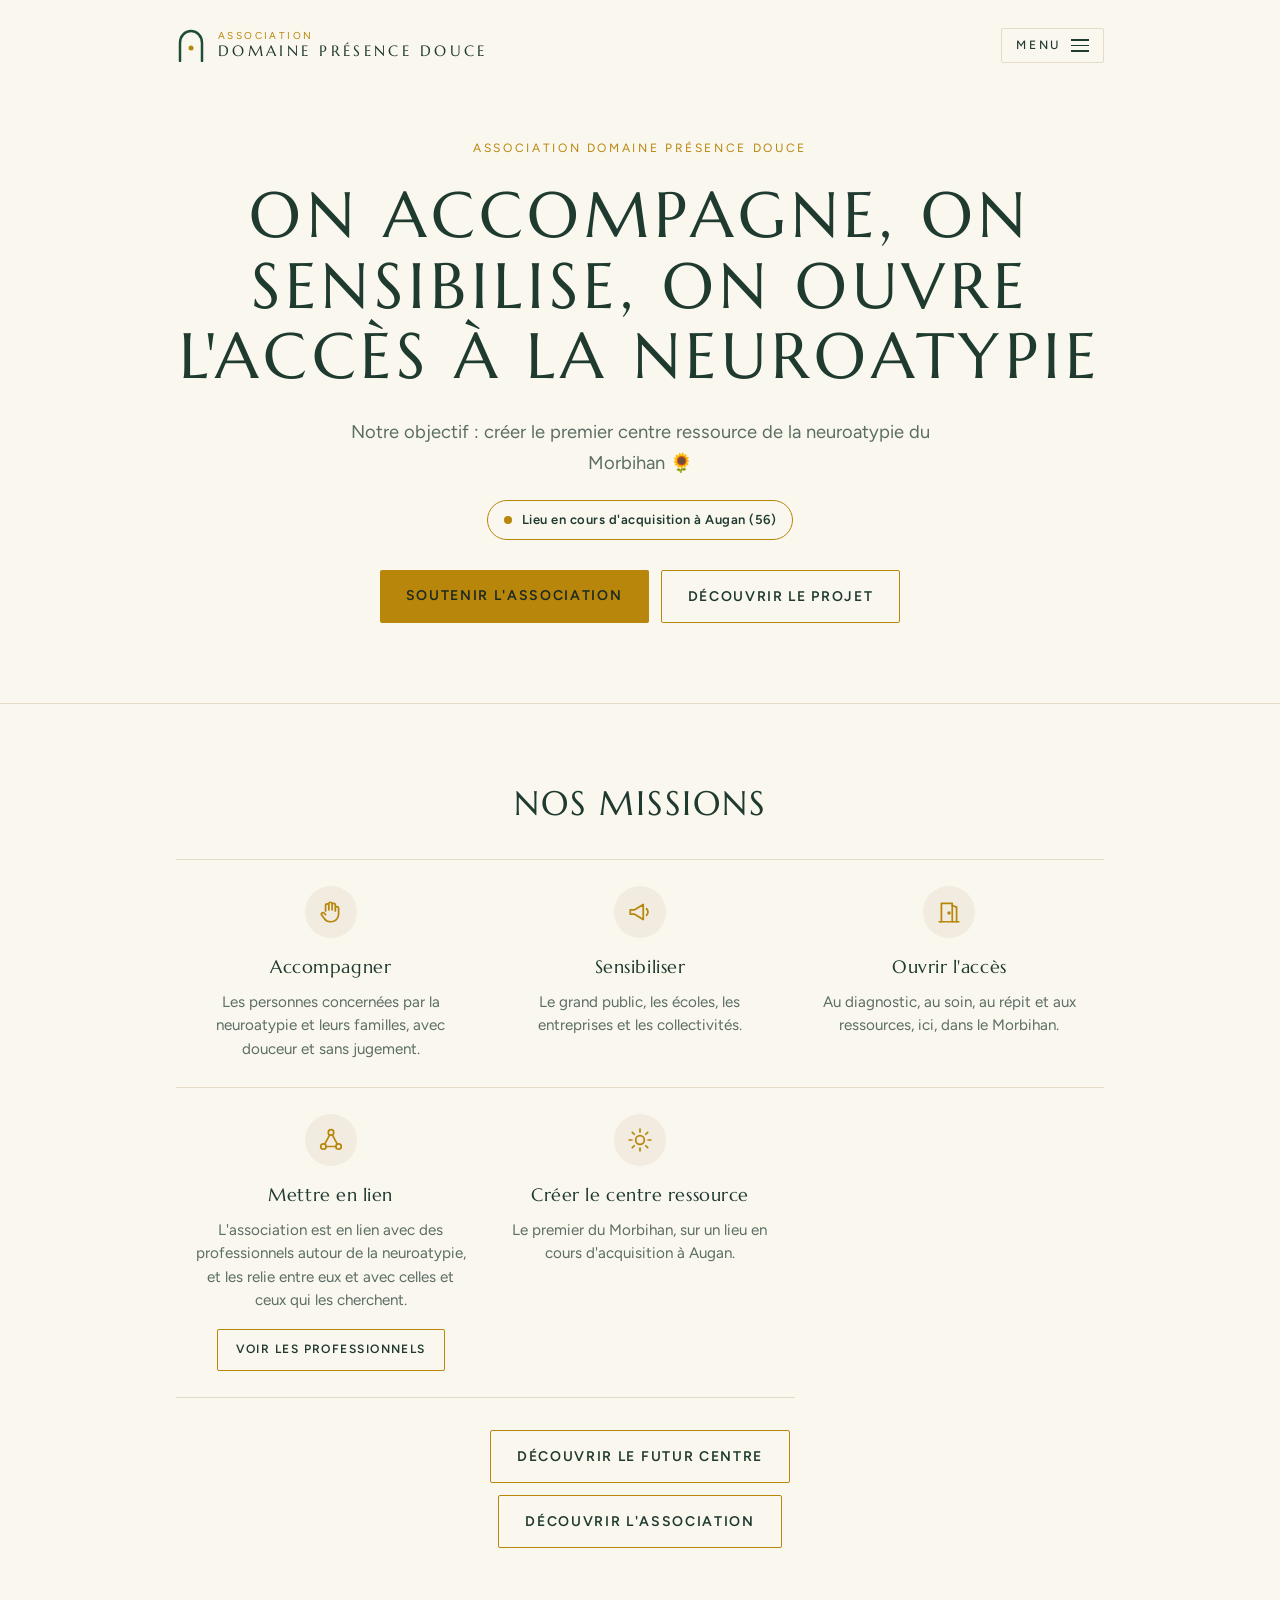
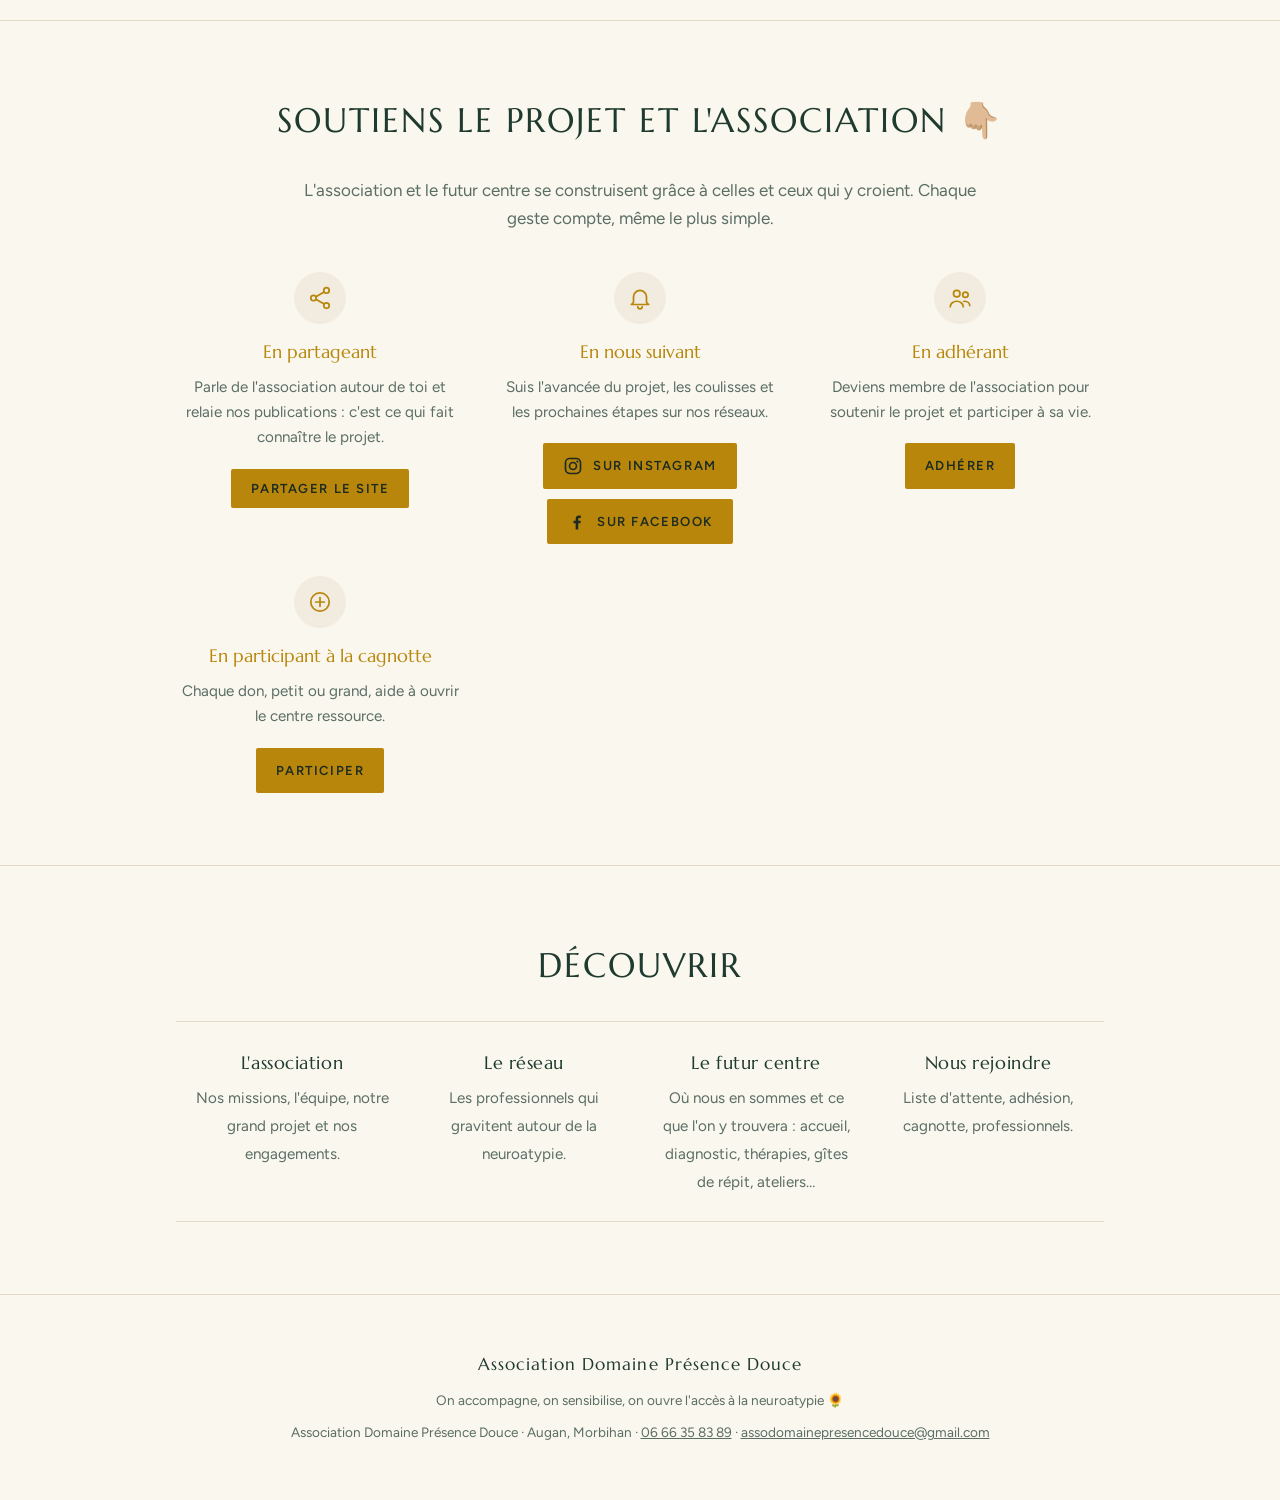
<file: index.html>
<!doctype html>
<html lang="fr">
<head>
<meta charset="utf-8">
<meta name="viewport" content="width=device-width, initial-scale=1">
<script>if(/\.vercel\.app$|\.github\.io$/.test(location.hostname))location.replace("https://domainepresencedouce.fr"+location.pathname.replace(/^\/domaine-presence-douce/,"")+location.hash)</script>
<title>Association Domaine Présence Douce · Neuroatypie, Augan (56)</title>
<meta name="description" content="L'association Domaine Présence Douce accompagne, sensibilise et ouvre l'accès à la neuroatypie (TND, troubles du neurodéveloppement) : TDAH, AuDHD, TSA, DYS, TOC… Objectif : le premier centre ressource du Morbihan, sur un lieu en cours d'acquisition à Augan (56).">
<link rel="canonical" href="https://domainepresencedouce.fr/">
<meta property="og:type" content="website">
<meta property="og:site_name" content="Domaine Présence Douce">
<meta property="og:title" content="Association Domaine Présence Douce · Neuroatypie, Augan (56)">
<meta property="og:description" content="L'association Domaine Présence Douce accompagne, sensibilise et ouvre l'accès à la neuroatypie (TND, troubles du neurodéveloppement) : TDAH, AuDHD, TSA, DYS, TOC… Objectif : le premier centre ressource du Morbihan, sur un lieu en cours d'acquisition à Augan (56).">
<meta property="og:url" content="https://domainepresencedouce.fr/">
<meta property="og:locale" content="fr_FR">
<script type="application/ld+json">{"@context": "https://schema.org", "@type": "NGO", "name": "Association Domaine Présence Douce", "alternateName": ["Domaine Présence Douce", "Présence Douce"], "url": "https://domainepresencedouce.fr/", "description": "Association qui accompagne, sensibilise et ouvre l'accès à la neuroatypie, et porte la création du premier centre ressource de la neuroatypie du Morbihan.", "sameAs": ["https://www.instagram.com/asso_domaine_presence_douce/", "https://www.facebook.com/share/1JNgiqVTdz/", "https://www.helloasso.com/associations/domaine-presence-douce"], "email": "assodomainepresencedouce@gmail.com", "telephone": "+33 6 66 35 83 89", "address": {"@type": "PostalAddress", "addressLocality": "Augan", "postalCode": "56800", "addressRegion": "Morbihan", "addressCountry": "FR"}}</script>

<link rel="stylesheet" href="https://fonts.googleapis.com/css2?family=Marcellus&family=Figtree:wght@400;500;600&display=swap">
<link rel="stylesheet" href="style.css?v=202611121351">
</head>
<body>

<div class="wrap">
  <header class="top">
    <a class="brand" href="index.html" aria-label="Association Domaine Présence Douce, accueil">
      <svg viewBox="0 0 60 68" aria-hidden="true"><path d="M8 66V30C8 16 18 6 30 6s22 10 22 24v36" fill="none" stroke="var(--green)" stroke-width="5" stroke-linecap="round"/><circle cx="30" cy="40" r="5" fill="var(--gold)"/></svg>
      <span class="brand-name"><small>Association</small><span class="caps">Domaine Présence Douce</span></span>
    </a>
    <div class="menu">
      <button class="menu-toggle" type="button" aria-expanded="false" aria-controls="menu-nav">
        <span class="label">Menu</span>
        <span class="bars" aria-hidden="true"><span></span><span></span><span></span></span>
      </button>
      <nav id="menu-nav" aria-label="Navigation principale" hidden>
        <a href="index.html" aria-current="page">Accueil</a>
        <a href="domaine.html">L'association</a>
        <a href="poles.html">Le futur centre</a>
        <a href="reseau.html">Le réseau de professionnels</a>
        <a href="rejoindre.html">Nous rejoindre</a>
      </nav>
    </div>
</div>

<main>
<div class="wrap">
  <div class="hero">
    <div>
      <p class="eyebrow caps">Association Domaine Présence Douce</p>
      <h1>On accompagne, on sensibilise, on ouvre l'accès à la neuroatypie</h1>
      <p class="lead">Notre objectif : créer le premier centre ressource de la neuroatypie du Morbihan 🌻</p>
      <p class="badge"><span class="dot" aria-hidden="true"></span>Lieu en cours d'acquisition à Augan (56)</p>
      <div class="hero-ctas">
        <a class="cta" href="#soutenir">Soutenir l'association</a>
        <a class="cta cta-alt" href="domaine.html">Découvrir le projet</a>
      </div>
    </div>
  </div>
</div>

<section id="missions">
  <div class="wrap">
    <h2>Nos missions</h2>
    <div class="poles missions">
      <div class="pole"><span class="ico" aria-hidden="true"><svg viewBox="0 0 24 24"><path d="M7 11V6a1.5 1.5 0 0 1 3 0v4M10 10V4.5a1.5 1.5 0 0 1 3 0V10M13 10V5.5a1.5 1.5 0 0 1 3 0V11M16 11V8.5a1.5 1.5 0 0 1 3 0V14a7 7 0 0 1-7 7h-1a6 6 0 0 1-5-2.7L3.5 15a1.5 1.5 0 0 1 2.4-1.8L7 14.5"/></svg></span><h3>Accompagner</h3><p>Les personnes concernées par la neuroatypie et leurs familles, avec douceur et sans jugement.</p></div>
      <div class="pole"><span class="ico" aria-hidden="true"><svg viewBox="0 0 24 24"><path d="M3 10v4h4l8 5V5l-8 5z"/><path d="M18 9a4 4 0 0 1 0 6"/></svg></span><h3>Sensibiliser</h3><p>Le grand public, les écoles, les entreprises et les collectivités.</p></div>
      <div class="pole"><span class="ico" aria-hidden="true"><svg viewBox="0 0 24 24"><path d="M5 21V4h10v17"/><path d="M15 6l4 1.5V21"/><circle cx="12" cy="13" r=".8"/><path d="M3 21h18"/></svg></span><h3>Ouvrir l'accès</h3><p>Au diagnostic, au soin, au répit et aux ressources, ici, dans le Morbihan.</p></div>
      <div class="pole"><span class="ico" aria-hidden="true"><svg viewBox="0 0 24 24"><circle cx="12" cy="5" r="2.5"/><circle cx="5" cy="18" r="2.5"/><circle cx="19" cy="18" r="2.5"/><path d="M10.8 7.2L6.2 15.8M13.2 7.2l4.6 8.6M7.5 18h9"/></svg></span><h3>Mettre en lien</h3><p>L'association est en lien avec des professionnels autour de la neuroatypie, et les relie entre eux et avec celles et ceux qui les cherchent.</p><a class="cta cta-alt pole-cta" href="reseau.html">Voir les professionnels</a></div>
      <div class="pole"><span class="ico" aria-hidden="true"><svg viewBox="0 0 24 24"><circle cx="12" cy="12" r="4"/><path d="M12 2v2.5M12 19.5V22M2 12h2.5M19.5 12H22M4.9 4.9l1.8 1.8M17.3 17.3l1.8 1.8M4.9 19.1l1.8-1.8M17.3 6.7l1.8-1.8"/></svg></span><h3>Créer le centre ressource</h3><p>Le premier du Morbihan, sur un lieu en cours d'acquisition à Augan.</p></div>
    </div>
    <div class="stack-ctas">
      <a class="cta cta-alt" href="poles.html">Découvrir le futur centre</a>
      <a class="cta cta-alt" href="domaine.html">Découvrir l'association</a>
    </div>
  </div>
</section>

<section id="soutenir">
  <div class="wrap">
    <h2>Soutiens le projet et l'association 👇🏼</h2>
    <p class="intro">L'association et le futur centre se construisent grâce à celles et ceux qui y croient. Chaque geste compte, même le plus simple.</p>
    <div class="steps">
      <div><span class="ico" aria-hidden="true"><svg viewBox="0 0 24 24"><circle cx="18" cy="5" r="2.5"/><circle cx="6" cy="12" r="2.5"/><circle cx="18" cy="19" r="2.5"/><path d="M8.2 10.8l7.6-4.4M8.2 13.2l7.6 4.4"/></svg></span><h3>En partageant</h3><p>Parle de l'association autour de toi et relaie nos publications : c'est ce qui fait connaître le projet.</p><button class="cta share" type="button">Partager le site</button></div>
      <div><span class="ico" aria-hidden="true"><svg viewBox="0 0 24 24"><path d="M6 16V11a6 6 0 0 1 12 0v5l2 2H4z"/><path d="M10 20a2 2 0 0 0 4 0"/></svg></span><h3>En nous suivant</h3><p>Suis l'avancée du projet, les coulisses et les prochaines étapes sur nos réseaux.</p><div class="socials"><a class="cta social" href="https://www.instagram.com/asso_domaine_presence_douce/" target="_blank" rel="noopener"><svg viewBox="0 0 24 24" aria-hidden="true"><rect x="3" y="3" width="18" height="18" rx="5" fill="none" stroke="currentColor" stroke-width="2"/><circle cx="12" cy="12" r="4.2" fill="none" stroke="currentColor" stroke-width="2"/><circle cx="17.3" cy="6.7" r="1.3" fill="currentColor"/></svg><span>Sur Instagram</span></a><a class="cta social" href="https://www.facebook.com/share/1JNgiqVTdz/" target="_blank" rel="noopener"><svg viewBox="0 0 24 24" aria-hidden="true"><path fill="currentColor" d="M13.5 21v-7.5h2.6l.4-3h-3V8.6c0-.9.3-1.5 1.5-1.5h1.6V4.4c-.3 0-1.2-.1-2.3-.1-2.3 0-3.9 1.4-3.9 4v2.2H7.8v3h2.6V21h3.1z"/></svg><span>Sur Facebook</span></a></div></div>
      <div><span class="ico" aria-hidden="true"><svg viewBox="0 0 24 24"><circle cx="9" cy="8" r="3"/><path d="M3 20c0-3 3-5 6-5s6 2 6 5"/><circle cx="17" cy="9" r="2.5"/><path d="M15.5 15c3 0 5.5 1.5 5.5 4"/></svg></span><h3>En adhérant</h3><p>Deviens membre de l'association pour soutenir le projet et participer à sa vie.</p><a class="cta" href="https://www.helloasso.com/associations/domaine-presence-douce/adhesions/adhesion" target="_blank" rel="noopener">Adhérer</a></div>
      <div><span class="ico" aria-hidden="true"><svg viewBox="0 0 24 24"><circle cx="12" cy="12" r="8.5"/><path d="M12 8v8M8 12h8"/></svg></span><h3>En participant à la cagnotte</h3><p>Chaque don, petit ou grand, aide à ouvrir le centre ressource.</p><a class="cta" href="https://www.helloasso.com/associations/domaine-presence-douce/collectes/domaine-presence-douce" target="_blank" rel="noopener">Participer</a></div>
    </div>
  </div>
</section>

<section>
  <div class="wrap">
    <h2>Découvrir</h2>
    <div class="links">
      <a href="domaine.html"><b>L'association</b><span>Nos missions, l'équipe, notre grand projet et nos engagements.</span></a>
      <a href="reseau.html"><b>Le réseau</b><span>Les professionnels qui gravitent autour de la neuroatypie.</span></a>
      <a href="poles.html"><b>Le futur centre</b><span>Où nous en sommes et ce que l'on y trouvera : accueil, diagnostic, thérapies, gîtes de répit, ateliers…</span></a>
      <a href="rejoindre.html"><b>Nous rejoindre</b><span>Liste d'attente, adhésion, cagnotte, professionnels.</span></a>
    </div>
  </div>
</section>
</main>

<footer>
  <div class="wrap">
    <p class="sig">Association Domaine Présence Douce</p>
    <p class="small">On accompagne, on sensibilise, on ouvre l'accès à la neuroatypie 🌻</p>
        <p class="small">Association Domaine Présence Douce · Augan, Morbihan · <a href="tel:+33666358389">06 66 35 83 89</a> · <a href="mailto:assodomainepresencedouce@gmail.com">assodomainepresencedouce@gmail.com</a></p>
  </div>
</footer>

<script src="menu.js?v=202611121351"></script>
</body>
</html>
</file>
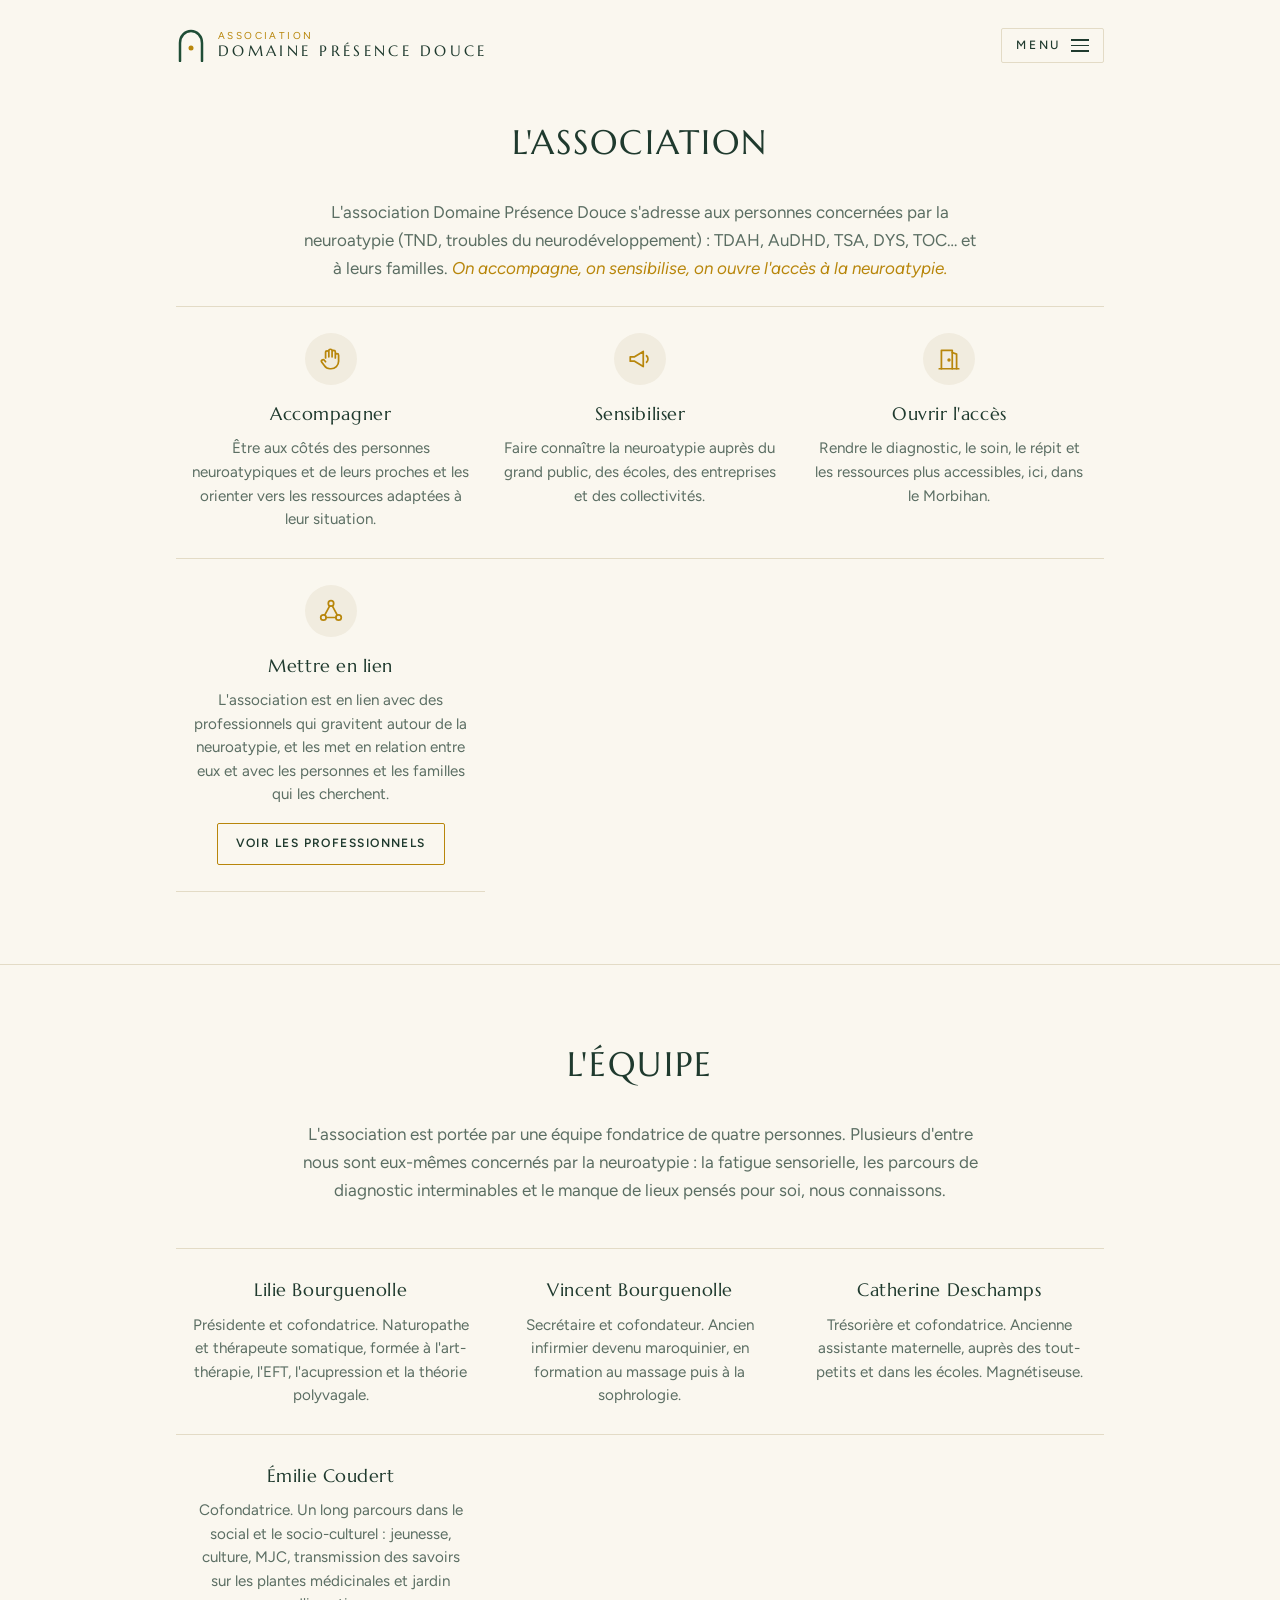
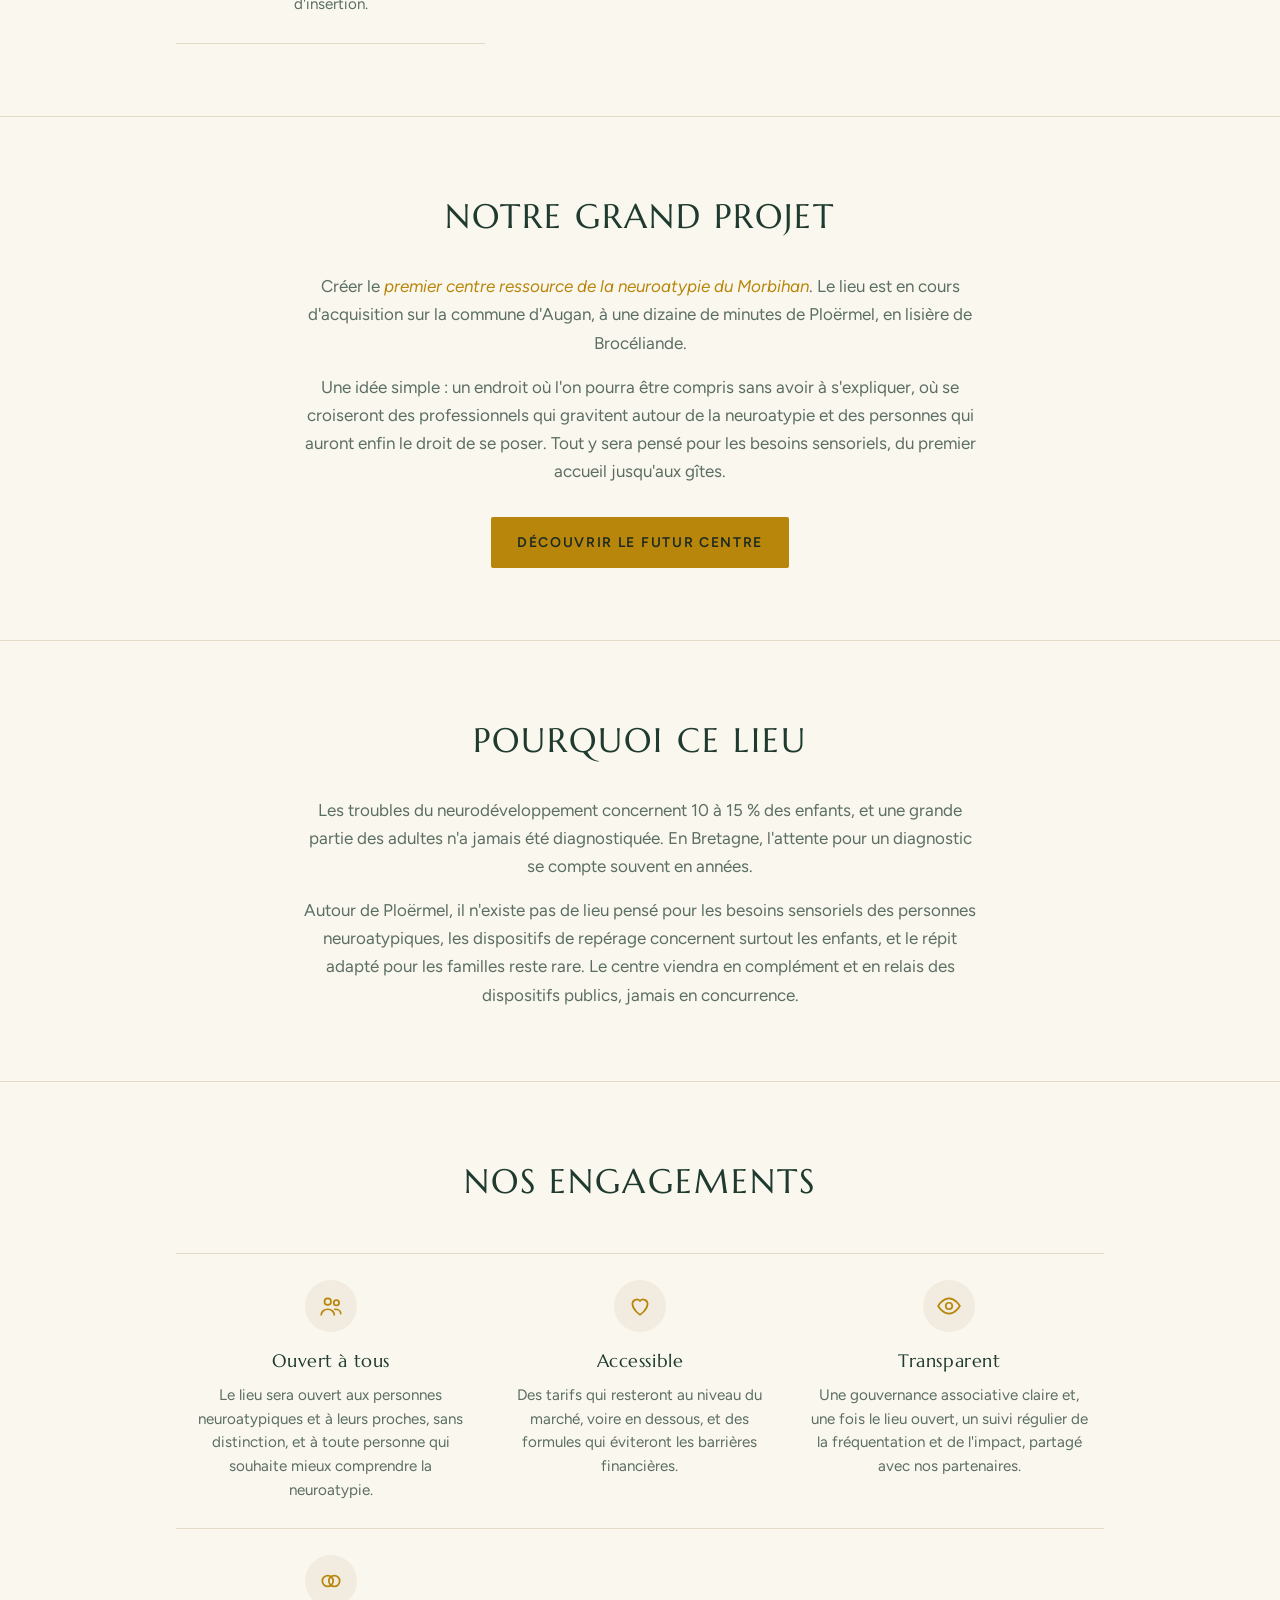
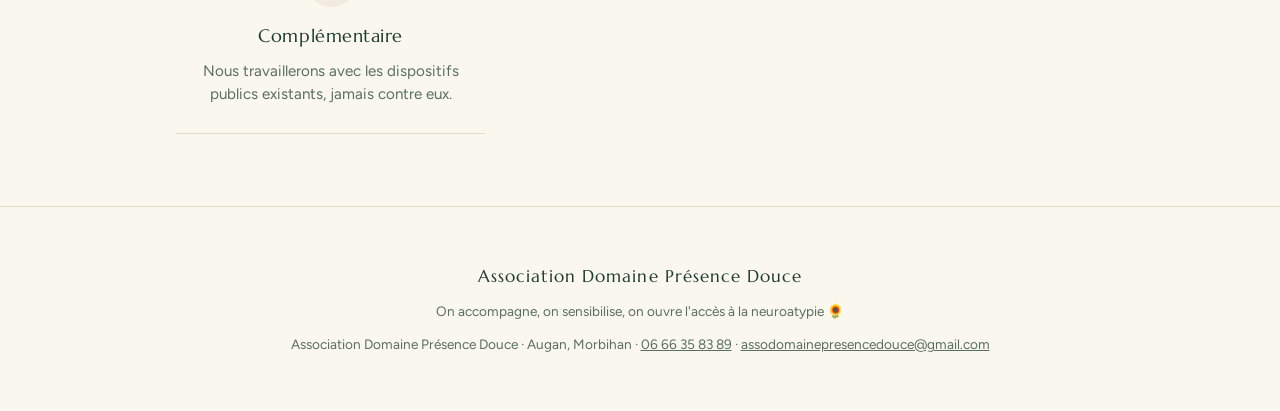
<file: domaine.html>
<!doctype html>
<html lang="fr">
<head>
<meta charset="utf-8">
<meta name="viewport" content="width=device-width, initial-scale=1">
<script>if(/\.vercel\.app$|\.github\.io$/.test(location.hostname))location.replace("https://domainepresencedouce.fr"+location.pathname.replace(/^\/domaine-presence-douce/,"")+location.hash)</script>
<title>L'association · Association Domaine Présence Douce</title>
<meta name="description" content="L'association Domaine Présence Douce accompagne, sensibilise et ouvre l'accès à la neuroatypie (TND, troubles du neurodéveloppement) : TDAH, AuDHD, TSA, DYS, TOC… Ses missions, son projet de premier centre ressource à Augan (56), son équipe et ses engagements.">
<link rel="canonical" href="https://domainepresencedouce.fr/domaine.html">
<meta property="og:type" content="website">
<meta property="og:site_name" content="Domaine Présence Douce">
<meta property="og:title" content="L'association · Association Domaine Présence Douce">
<meta property="og:description" content="L'association Domaine Présence Douce accompagne, sensibilise et ouvre l'accès à la neuroatypie (TND, troubles du neurodéveloppement) : TDAH, AuDHD, TSA, DYS, TOC… Ses missions, son projet de premier centre ressource à Augan (56), son équipe et ses engagements.">
<meta property="og:url" content="https://domainepresencedouce.fr/domaine.html">
<meta property="og:locale" content="fr_FR">

<link rel="stylesheet" href="https://fonts.googleapis.com/css2?family=Marcellus&family=Figtree:wght@400;500;600&display=swap">
<link rel="stylesheet" href="style.css?v=202611121351">
</head>
<body>

<div class="wrap">
  <header class="top">
    <a class="brand" href="index.html" aria-label="Association Domaine Présence Douce, accueil">
      <svg viewBox="0 0 60 68" aria-hidden="true"><path d="M8 66V30C8 16 18 6 30 6s22 10 22 24v36" fill="none" stroke="var(--green)" stroke-width="5" stroke-linecap="round"/><circle cx="30" cy="40" r="5" fill="var(--gold)"/></svg>
      <span class="brand-name"><small>Association</small><span class="caps">Domaine Présence Douce</span></span>
    </a>
    <div class="menu">
      <button class="menu-toggle" type="button" aria-expanded="false" aria-controls="menu-nav">
        <span class="label">Menu</span>
        <span class="bars" aria-hidden="true"><span></span><span></span><span></span></span>
      </button>
      <nav id="menu-nav" aria-label="Navigation principale" hidden>
        <a href="index.html">Accueil</a>
        <a href="domaine.html" aria-current="page">L'association</a>
        <a href="poles.html">Le futur centre</a>
        <a href="reseau.html">Le réseau de professionnels</a>
        <a href="rejoindre.html">Nous rejoindre</a>
      </nav>
    </div>
</div>

<main class="page">
<section id="domaine">
  <div class="wrap">
    <h2>L'association</h2>
    <p class="intro">L'association Domaine Présence Douce s'adresse aux personnes concernées par la neuroatypie (TND, troubles du neurodéveloppement) : TDAH, AuDHD, TSA, DYS, TOC… et à leurs familles. <em>On accompagne, on sensibilise, on ouvre l'accès à la neuroatypie.</em></p>
    <div class="poles missions">
      <div class="pole"><span class="ico" aria-hidden="true"><svg viewBox="0 0 24 24"><path d="M7 11V6a1.5 1.5 0 0 1 3 0v4M10 10V4.5a1.5 1.5 0 0 1 3 0V10M13 10V5.5a1.5 1.5 0 0 1 3 0V11M16 11V8.5a1.5 1.5 0 0 1 3 0V14a7 7 0 0 1-7 7h-1a6 6 0 0 1-5-2.7L3.5 15a1.5 1.5 0 0 1 2.4-1.8L7 14.5"/></svg></span><h3>Accompagner</h3><p>Être aux côtés des personnes neuroatypiques et de leurs proches et les orienter vers les ressources adaptées à leur situation.</p></div>
      <div class="pole"><span class="ico" aria-hidden="true"><svg viewBox="0 0 24 24"><path d="M3 10v4h4l8 5V5l-8 5z"/><path d="M18 9a4 4 0 0 1 0 6"/></svg></span><h3>Sensibiliser</h3><p>Faire connaître la neuroatypie auprès du grand public, des écoles, des entreprises et des collectivités.</p></div>
      <div class="pole"><span class="ico" aria-hidden="true"><svg viewBox="0 0 24 24"><path d="M5 21V4h10v17"/><path d="M15 6l4 1.5V21"/><circle cx="12" cy="13" r=".8"/><path d="M3 21h18"/></svg></span><h3>Ouvrir l'accès</h3><p>Rendre le diagnostic, le soin, le répit et les ressources plus accessibles, ici, dans le Morbihan.</p></div>
      <div class="pole"><span class="ico" aria-hidden="true"><svg viewBox="0 0 24 24"><circle cx="12" cy="5" r="2.5"/><circle cx="5" cy="18" r="2.5"/><circle cx="19" cy="18" r="2.5"/><path d="M10.8 7.2L6.2 15.8M13.2 7.2l4.6 8.6M7.5 18h9"/></svg></span><h3>Mettre en lien</h3><p>L'association est en lien avec des professionnels qui gravitent autour de la neuroatypie, et les met en relation entre eux et avec les personnes et les familles qui les cherchent.</p><a class="cta cta-alt pole-cta" href="reseau.html">Voir les professionnels</a></div>
    </div>
  </div>
</section>

<section id="equipe">
  <div class="wrap">
    <h2>L'équipe</h2>
    <p class="intro">L'association est portée par une équipe fondatrice de quatre personnes. Plusieurs d'entre nous sont eux-mêmes concernés par la neuroatypie : la fatigue sensorielle, les parcours de diagnostic interminables et le manque de lieux pensés pour soi, nous connaissons.</p>
    <div class="poles">
      <div class="pole"><h3>Lilie Bourguenolle</h3><p>Présidente et cofondatrice. Naturopathe et thérapeute somatique, formée à l'art-thérapie, l'EFT, l'acupression et la théorie polyvagale.</p></div>
      <div class="pole"><h3>Vincent Bourguenolle</h3><p>Secrétaire et cofondateur. Ancien infirmier devenu maroquinier, en formation au massage puis à la sophrologie.</p></div>
      <div class="pole"><h3>Catherine Deschamps</h3><p>Trésorière et cofondatrice. Ancienne assistante maternelle, auprès des tout-petits et dans les écoles. Magnétiseuse.</p></div>
      <div class="pole"><h3>Émilie Coudert</h3><p>Cofondatrice. Un long parcours dans le social et le socio-culturel : jeunesse, culture, MJC, transmission des savoirs sur les plantes médicinales et jardin d'insertion.</p></div>
    </div>
  </div>
</section>

<section id="projet">
  <div class="wrap">
    <h2>Notre grand projet</h2>
    <p class="intro">Créer le <em>premier centre ressource de la neuroatypie du Morbihan</em>. Le lieu est en cours d'acquisition sur la commune d'Augan, à une dizaine de minutes de Ploërmel, en lisière de Brocéliande.</p>
    <p class="intro">Une idée simple : un endroit où l'on pourra être compris sans avoir à s'expliquer, où se croiseront des professionnels qui gravitent autour de la neuroatypie et des personnes qui auront enfin le droit de se poser. Tout y sera pensé pour les besoins sensoriels, du premier accueil jusqu'aux gîtes.</p>
    <a class="cta" href="poles.html">Découvrir le futur centre</a>
  </div>
</section>

<section>
  <div class="wrap">
    <h2>Pourquoi ce lieu</h2>
    <p class="intro">Les troubles du neurodéveloppement concernent 10 à 15 % des enfants, et une grande partie des adultes n'a jamais été diagnostiquée. En Bretagne, l'attente pour un diagnostic se compte souvent en années.</p>
    <p class="intro">Autour de Ploërmel, il n'existe pas de lieu pensé pour les besoins sensoriels des personnes neuroatypiques, les dispositifs de repérage concernent surtout les enfants, et le répit adapté pour les familles reste rare. Le centre viendra en complément et en relais des dispositifs publics, jamais en concurrence.</p>
  </div>
</section>

<section>
  <div class="wrap">
    <h2>Nos engagements</h2>
    <div class="poles">
      <div class="pole"><span class="ico" aria-hidden="true"><svg viewBox="0 0 24 24"><circle cx="9" cy="8" r="3"/><path d="M3 20c0-3 3-5 6-5s6 2 6 5"/><circle cx="17" cy="9" r="2.5"/><path d="M15.5 15c3 0 5.5 1.5 5.5 4"/></svg></span><h3>Ouvert à tous</h3><p>Le lieu sera ouvert aux personnes neuroatypiques et à leurs proches, sans distinction, et à toute personne qui souhaite mieux comprendre la neuroatypie.</p></div>
      <div class="pole"><span class="ico" aria-hidden="true"><svg viewBox="0 0 24 24"><path d="M12 20s-7-4.5-7-10a4 4 0 0 1 7-2.6A4 4 0 0 1 19 10c0 5.5-7 10-7 10z"/></svg></span><h3>Accessible</h3><p>Des tarifs qui resteront au niveau du marché, voire en dessous, et des formules qui éviteront les barrières financières.</p></div>
      <div class="pole"><span class="ico" aria-hidden="true"><svg viewBox="0 0 24 24"><path d="M2 12s4-7 10-7 10 7 10 7-4 7-10 7S2 12 2 12z"/><circle cx="12" cy="12" r="3"/></svg></span><h3>Transparent</h3><p>Une gouvernance associative claire et, une fois le lieu ouvert, un suivi régulier de la fréquentation et de l'impact, partagé avec nos partenaires.</p></div>
      <div class="pole"><span class="ico" aria-hidden="true"><svg viewBox="0 0 24 24"><circle cx="9" cy="12" r="5"/><circle cx="15" cy="12" r="5"/></svg></span><h3>Complémentaire</h3><p>Nous travaillerons avec les dispositifs publics existants, jamais contre eux.</p></div>
    </div>
  </div>
</section>
</main>

<footer>
  <div class="wrap">
    <p class="sig">Association Domaine Présence Douce</p>
    <p class="small">On accompagne, on sensibilise, on ouvre l'accès à la neuroatypie 🌻</p>
        <p class="small">Association Domaine Présence Douce · Augan, Morbihan · <a href="tel:+33666358389">06 66 35 83 89</a> · <a href="mailto:assodomainepresencedouce@gmail.com">assodomainepresencedouce@gmail.com</a></p>
  </div>
</footer>

<script src="menu.js?v=202611121351"></script>
</body>
</html>
</file>
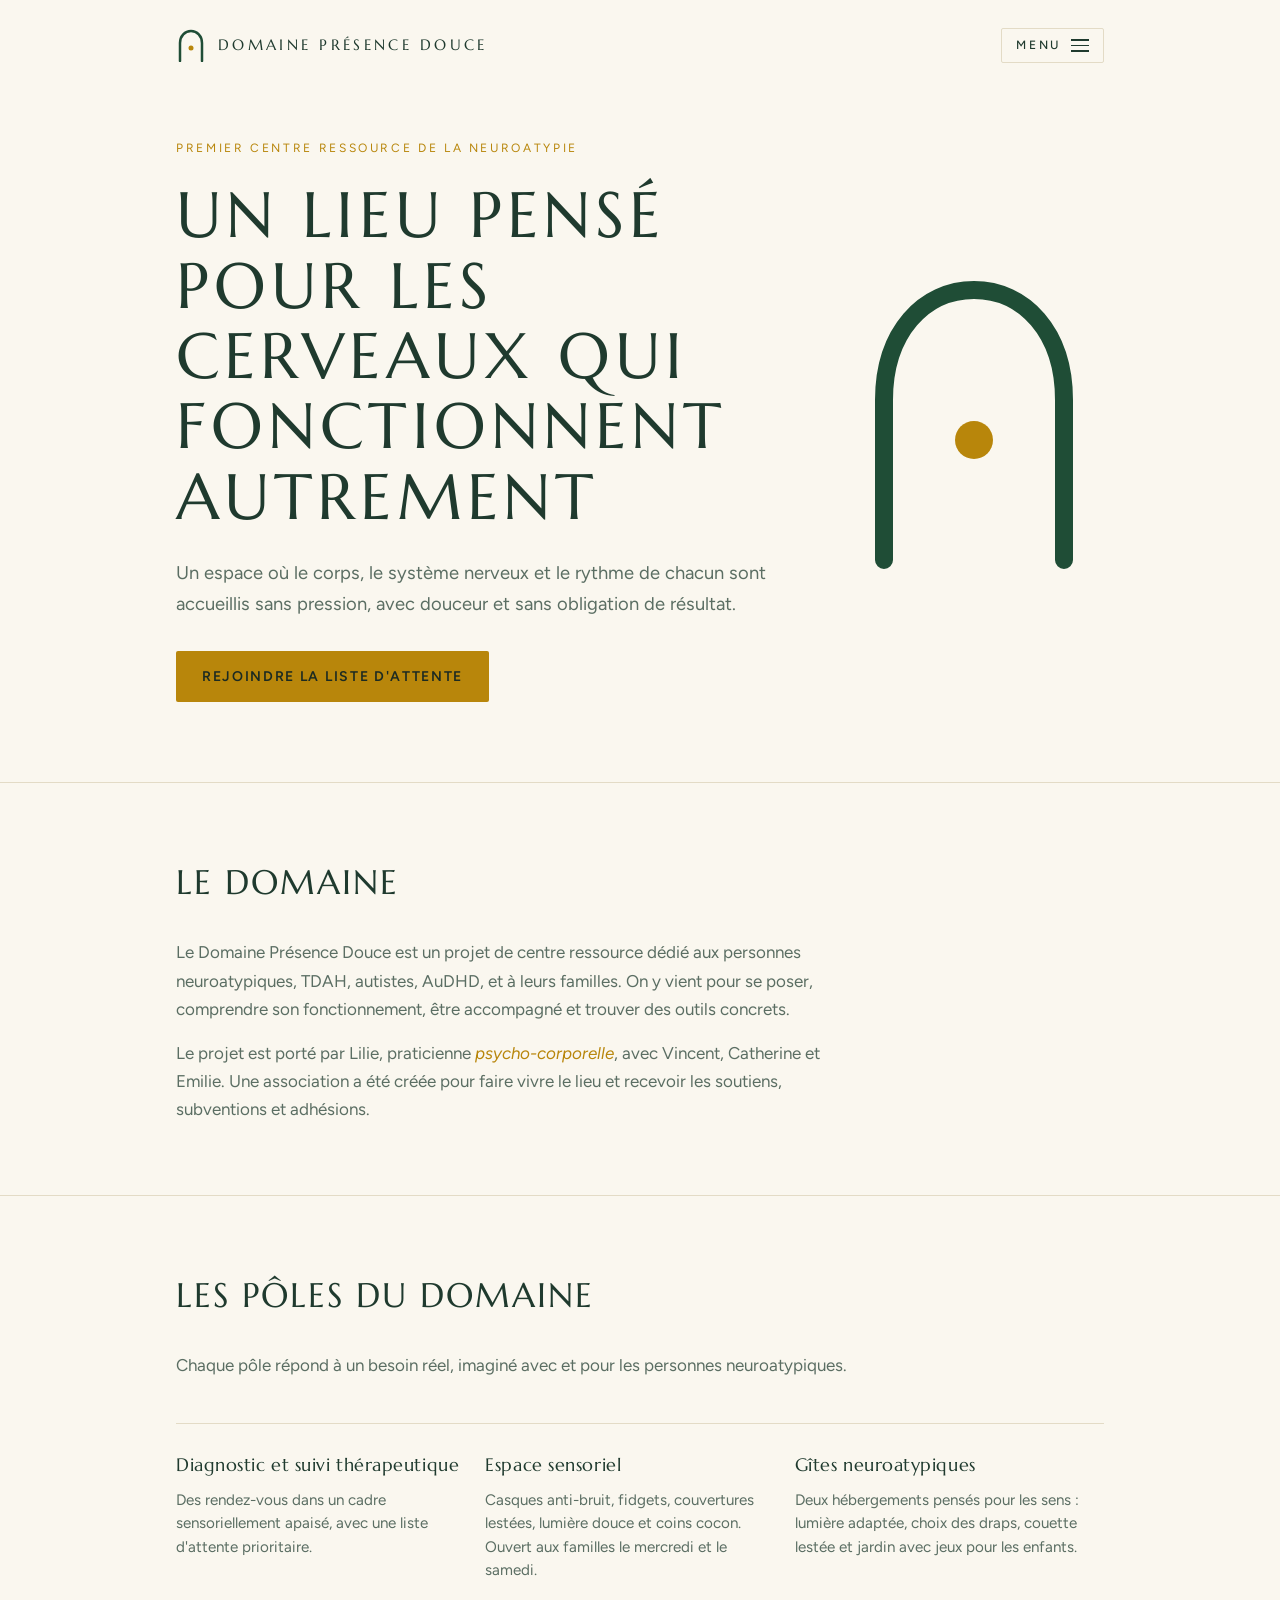
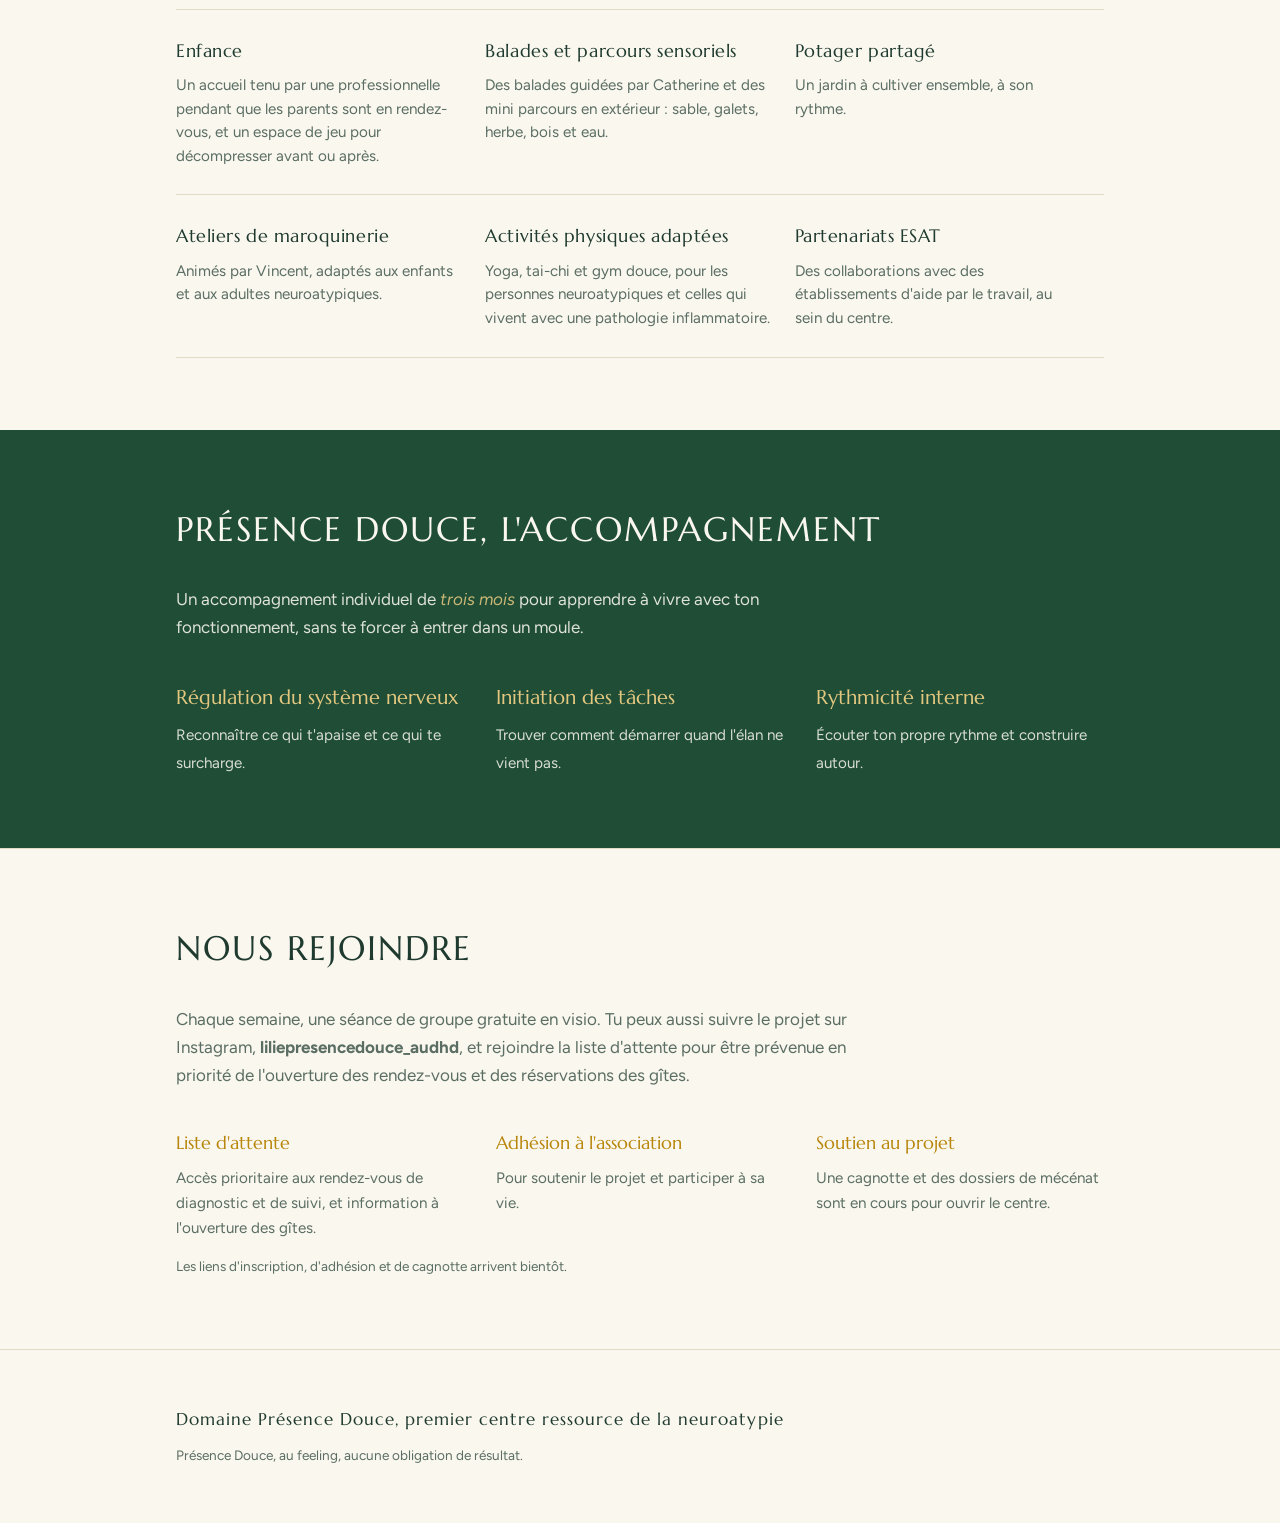
<file: index-1.html>
<!doctype html>
<html lang="fr">
<head>
<meta charset="utf-8">
<meta name="viewport" content="width=device-width, initial-scale=1">
<title>Domaine Présence Douce</title>

<link rel="stylesheet" href="https://fonts.googleapis.com/css2?family=Marcellus&family=Figtree:wght@400;500;600&display=swap">
<style>
/* Layout: une colonne calme, grandes respirations, arche verte en ouverture, pôles en grille souple */
:root{
  --bg:#FAF7EF;
  --surface:#F1ECDF;
  --fg:#1F3A2E;
  --muted:#5B6E63;
  --green:#1F4D36;
  --gold:#B8860B;
  --on-green:#FAF7EF;
  --line:#E3DBC6;
  --display:'Marcellus','Cormorant Garamond',Georgia,serif;
  --body:'Figtree','Helvetica Neue',Arial,sans-serif;
}
@media (prefers-color-scheme: dark){:root:not([data-theme="light"]){
  --bg:#13241C;--surface:#1B3025;--fg:#FAF7EF;--muted:#A9B8AD;--green:#1F4D36;--gold:#B8860B;--on-green:#FAF7EF;--line:#2B4639;color-scheme:dark}}
:root[data-theme="dark"]{
  --bg:#13241C;--surface:#1B3025;--fg:#FAF7EF;--muted:#A9B8AD;--green:#1F4D36;--gold:#B8860B;--on-green:#FAF7EF;--line:#2B4639;color-scheme:dark}

*{box-sizing:border-box}
body{background:var(--bg);color:var(--fg);font-family:var(--body);font-size:17px;line-height:1.65;margin:0}
.wrap{max-width:960px;margin-inline:auto;padding-left:max(16px,env(safe-area-inset-left,0px));padding-right:max(16px,env(safe-area-inset-right,0px))}
h1,h2,h3{font-family:var(--display);font-weight:400;text-wrap:balance;margin:0}
.caps{text-transform:uppercase;letter-spacing:.22em}
p{margin:0}
a{color:inherit}

header.top{padding-block:28px;display:flex;justify-content:space-between;align-items:center;gap:16px;flex-wrap:wrap}
.brand{display:flex;align-items:center;gap:12px;font-family:var(--display);font-size:15px}
.brand svg{width:30px;height:34px;flex:none}
header.top{position:relative;flex-wrap:nowrap}
.menu{position:relative;margin-left:auto}
.menu-toggle{display:flex;align-items:center;gap:10px;background:none;border:1px solid var(--line);border-radius:2px;color:var(--fg);font:500 12px/1 var(--body);letter-spacing:.22em;text-transform:uppercase;padding:10px 14px;cursor:pointer}
.menu-toggle:hover{border-color:var(--gold);color:var(--gold)}
.menu-toggle .bars{display:grid;gap:4px;width:18px}
.menu-toggle .bars span{display:block;height:1.5px;background:currentColor;transition:transform .25s ease,opacity .2s ease}
.menu-toggle[aria-expanded="true"] .bars span:nth-child(1){transform:translateY(5.5px) rotate(45deg)}
.menu-toggle[aria-expanded="true"] .bars span:nth-child(2){opacity:0}
.menu-toggle[aria-expanded="true"] .bars span:nth-child(3){transform:translateY(-5.5px) rotate(-45deg)}
nav{position:absolute;top:calc(100% + 10px);right:0;z-index:10;min-width:230px;display:flex;flex-direction:column;background:var(--bg);border:1px solid var(--line);box-shadow:0 12px 32px rgba(0,0,0,.12);padding:8px 0;font-size:13px;color:var(--fg)}
nav[hidden]{display:none}
nav a{text-decoration:none;padding:12px 22px;letter-spacing:.14em;text-transform:uppercase}
nav a+a{border-top:1px solid var(--line)}
nav a:hover,nav a:focus-visible{color:var(--gold);background:var(--surface)}
@media (prefers-reduced-motion:no-preference){nav:not([hidden]){animation:drop .2s ease both}@keyframes drop{from{opacity:0;transform:translateY(-6px)}to{opacity:1;transform:none}}}
@media (max-width:420px){.menu-toggle .label{display:none}.brand span{font-size:13px}}
:focus-visible{outline:2px solid var(--gold);outline-offset:3px}

.hero{padding-block:48px 80px;display:grid;grid-template-columns:minmax(0,1fr) minmax(0,260px);gap:48px;align-items:center}
.hero .eyebrow{font-size:12px;color:var(--gold);margin-bottom:22px}
.hero h1{font-size:clamp(2.2rem,6vw,4rem);line-height:1.1;letter-spacing:.08em;text-transform:uppercase}
.hero p.lead{margin-top:26px;font-size:1.15rem;max-width:34em;color:var(--muted)}
.arch{justify-self:center;width:100%;max-width:240px}
.arch svg{width:100%;height:auto;display:block}

section{padding-block:72px;border-top:1px solid var(--line)}
section h2{font-size:clamp(1.5rem,3.4vw,2.1rem);letter-spacing:.06em;text-transform:uppercase;margin-bottom:28px}
section .intro{max-width:40em;color:var(--muted)}
section .intro + .intro{margin-top:16px}
em{font-style:italic;color:var(--gold)}

.poles{display:grid;grid-template-columns:repeat(auto-fit,minmax(240px,1fr));gap:0;margin-top:44px;border-top:1px solid var(--line)}
.pole{padding:26px 24px 26px 0;border-bottom:1px solid var(--line)}
.pole h3{font-size:1.15rem;margin-bottom:8px;letter-spacing:.03em}
.pole p{font-size:.95rem;color:var(--muted);line-height:1.55}

.band{background:var(--green);color:var(--on-green);border-top:0}
.band h2{color:var(--on-green)}
.band .intro{color:var(--on-green);opacity:.88}
.band em{color:#E3C77F}
.band .facts{display:grid;grid-template-columns:repeat(auto-fit,minmax(200px,1fr));gap:32px;margin-top:40px}
.band .fact b{display:block;font-family:var(--display);font-weight:400;font-size:1.25rem;margin-bottom:6px;color:#E3C77F}
.band .fact span{font-size:.95rem;opacity:.85}

.steps{display:grid;grid-template-columns:repeat(auto-fit,minmax(240px,1fr));gap:32px;margin-top:40px}
.steps h3{font-size:1.1rem;margin-bottom:8px;color:var(--gold)}
.steps p{font-size:.95rem;color:var(--muted)}

.cta{display:inline-block;margin-top:32px;padding:14px 26px;background:var(--gold);color:#1B2A22;text-decoration:none;font-weight:600;font-size:14px;letter-spacing:.12em;text-transform:uppercase;border-radius:2px}
.cta:hover{filter:brightness(1.07)}
.note{margin-top:14px;font-size:.85rem;color:var(--muted)}

footer{padding-block:56px;border-top:1px solid var(--line);text-align:left}
footer .sig{font-family:var(--display);font-size:1.05rem;letter-spacing:.06em}
footer .small{margin-top:10px;font-size:.85rem;color:var(--muted)}

@media (max-width:720px){
  .hero{grid-template-columns:1fr;gap:32px;padding-block:24px 56px}
  .arch{max-width:150px;justify-self:start}
  section{padding-block:52px}
}
@media (prefers-reduced-motion:no-preference){
  .hero>*{animation:rise .8s ease both}
  .hero .arch{animation-delay:.15s}
  @keyframes rise{from{opacity:.001;transform:translateY(10px)}to{opacity:1;transform:none}}
}
</style>
</head>
<body>

<div class="wrap">
  <header class="top">
    <div class="brand">
      <svg viewBox="0 0 60 68" aria-hidden="true"><path d="M8 66V30C8 16 18 6 30 6s22 10 22 24v36" fill="none" stroke="var(--green)" stroke-width="5" stroke-linecap="round"/><circle cx="30" cy="40" r="5" fill="var(--gold)"/></svg>
      <span class="caps">Domaine Présence Douce</span>
    </div>
    <div class="menu">
      <button class="menu-toggle" type="button" aria-expanded="false" aria-controls="menu-nav">
        <span class="label">Menu</span>
        <span class="bars" aria-hidden="true"><span></span><span></span><span></span></span>
      </button>
      <nav id="menu-nav" aria-label="Navigation principale" hidden>
        <a href="#domaine">Le Domaine</a>
        <a href="#poles">Les pôles</a>
        <a href="#accompagnement">Accompagnement</a>
        <a href="#rejoindre">Nous rejoindre</a>
      </nav>
    </div>
  </header>

  <div class="hero">
    <div>
      <p class="eyebrow caps">Premier centre ressource de la neuroatypie</p>
      <h1>Un lieu pensé pour les cerveaux qui fonctionnent autrement</h1>
      <p class="lead">Un espace où le corps, le système nerveux et le rythme de chacun sont accueillis sans pression, avec douceur et sans obligation de résultat.</p>
      <a class="cta" href="#rejoindre">Rejoindre la liste d'attente</a>
    </div>
    <div class="arch">
      <svg viewBox="0 0 240 300" role="img" aria-label="Arche verte avec un point doré, logo du Domaine">
        <path d="M30 290V130C30 62 70 20 120 20s90 42 90 110v160" fill="none" stroke="var(--green)" stroke-width="18" stroke-linecap="round"/>
        <circle cx="120" cy="170" r="19" fill="var(--gold)"/>
      </svg>
    </div>
  </div>
</div>

<section id="domaine">
  <div class="wrap">
    <h2>Le Domaine</h2>
    <p class="intro">Le Domaine Présence Douce est un projet de centre ressource dédié aux personnes neuroatypiques, TDAH, autistes, AuDHD, et à leurs familles. On y vient pour se poser, comprendre son fonctionnement, être accompagné et trouver des outils concrets.</p>
    <p class="intro">Le projet est porté par Lilie, praticienne <em>psycho-corporelle</em>, avec Vincent, Catherine et Emilie. Une association a été créée pour faire vivre le lieu et recevoir les soutiens, subventions et adhésions.</p>
  </div>
</section>

<section id="poles">
  <div class="wrap">
    <h2>Les pôles du Domaine</h2>
    <p class="intro">Chaque pôle répond à un besoin réel, imaginé avec et pour les personnes neuroatypiques.</p>
    <div class="poles">
      <div class="pole"><h3>Diagnostic et suivi thérapeutique</h3><p>Des rendez-vous dans un cadre sensoriellement apaisé, avec une liste d'attente prioritaire.</p></div>
      <div class="pole"><h3>Espace sensoriel</h3><p>Casques anti-bruit, fidgets, couvertures lestées, lumière douce et coins cocon. Ouvert aux familles le mercredi et le samedi.</p></div>
      <div class="pole"><h3>Gîtes neuroatypiques</h3><p>Deux hébergements pensés pour les sens : lumière adaptée, choix des draps, couette lestée et jardin avec jeux pour les enfants.</p></div>
      <div class="pole"><h3>Enfance</h3><p>Un accueil tenu par une professionnelle pendant que les parents sont en rendez-vous, et un espace de jeu pour décompresser avant ou après.</p></div>
      <div class="pole"><h3>Balades et parcours sensoriels</h3><p>Des balades guidées par Catherine et des mini parcours en extérieur : sable, galets, herbe, bois et eau.</p></div>
      <div class="pole"><h3>Potager partagé</h3><p>Un jardin à cultiver ensemble, à son rythme.</p></div>
      <div class="pole"><h3>Ateliers de maroquinerie</h3><p>Animés par Vincent, adaptés aux enfants et aux adultes neuroatypiques.</p></div>
      <div class="pole"><h3>Activités physiques adaptées</h3><p>Yoga, tai-chi et gym douce, pour les personnes neuroatypiques et celles qui vivent avec une pathologie inflammatoire.</p></div>
      <div class="pole"><h3>Partenariats ESAT</h3><p>Des collaborations avec des établissements d'aide par le travail, au sein du centre.</p></div>
    </div>
  </div>
</section>

<section id="accompagnement" class="band">
  <div class="wrap">
    <h2>Présence Douce, l'accompagnement</h2>
    <p class="intro">Un accompagnement individuel de <em>trois mois</em> pour apprendre à vivre avec ton fonctionnement, sans te forcer à entrer dans un moule.</p>
    <div class="facts">
      <div class="fact"><b>Régulation du système nerveux</b><span>Reconnaître ce qui t'apaise et ce qui te surcharge.</span></div>
      <div class="fact"><b>Initiation des tâches</b><span>Trouver comment démarrer quand l'élan ne vient pas.</span></div>
      <div class="fact"><b>Rythmicité interne</b><span>Écouter ton propre rythme et construire autour.</span></div>
    </div>
  </div>
</section>

<section id="rejoindre">
  <div class="wrap">
    <h2>Nous rejoindre</h2>
    <p class="intro">Chaque semaine, une séance de groupe gratuite en visio. Tu peux aussi suivre le projet sur Instagram, <strong>liliepresencedouce_audhd</strong>, et rejoindre la liste d'attente pour être prévenue en priorité de l'ouverture des rendez-vous et des réservations des gîtes.</p>
    <div class="steps">
      <div><h3>Liste d'attente</h3><p>Accès prioritaire aux rendez-vous de diagnostic et de suivi, et information à l'ouverture des gîtes.</p></div>
      <div><h3>Adhésion à l'association</h3><p>Pour soutenir le projet et participer à sa vie.</p></div>
      <div><h3>Soutien au projet</h3><p>Une cagnotte et des dossiers de mécénat sont en cours pour ouvrir le centre.</p></div>
    </div>
    <p class="note">Les liens d'inscription, d'adhésion et de cagnotte arrivent bientôt.</p>
  </div>
</section>

<footer>
  <div class="wrap">
    <p class="sig">Domaine Présence Douce, premier centre ressource de la neuroatypie</p>
    <p class="small">Présence Douce, au feeling, aucune obligation de résultat.</p>
  </div>
</footer>

<script>
(function(){
  var btn=document.querySelector('.menu-toggle'),nav=document.getElementById('menu-nav');
  function setOpen(open){btn.setAttribute('aria-expanded',open);nav.hidden=!open}
  btn.addEventListener('click',function(e){e.stopPropagation();setOpen(nav.hidden)});
  nav.addEventListener('click',function(e){if(e.target.closest('a'))setOpen(false)});
  document.addEventListener('click',function(e){if(!nav.hidden&&!e.target.closest('.menu'))setOpen(false)});
  document.addEventListener('keydown',function(e){if(e.key==='Escape'&&!nav.hidden){setOpen(false);btn.focus()}});
})();
</script>

</body>
</html>
</file>
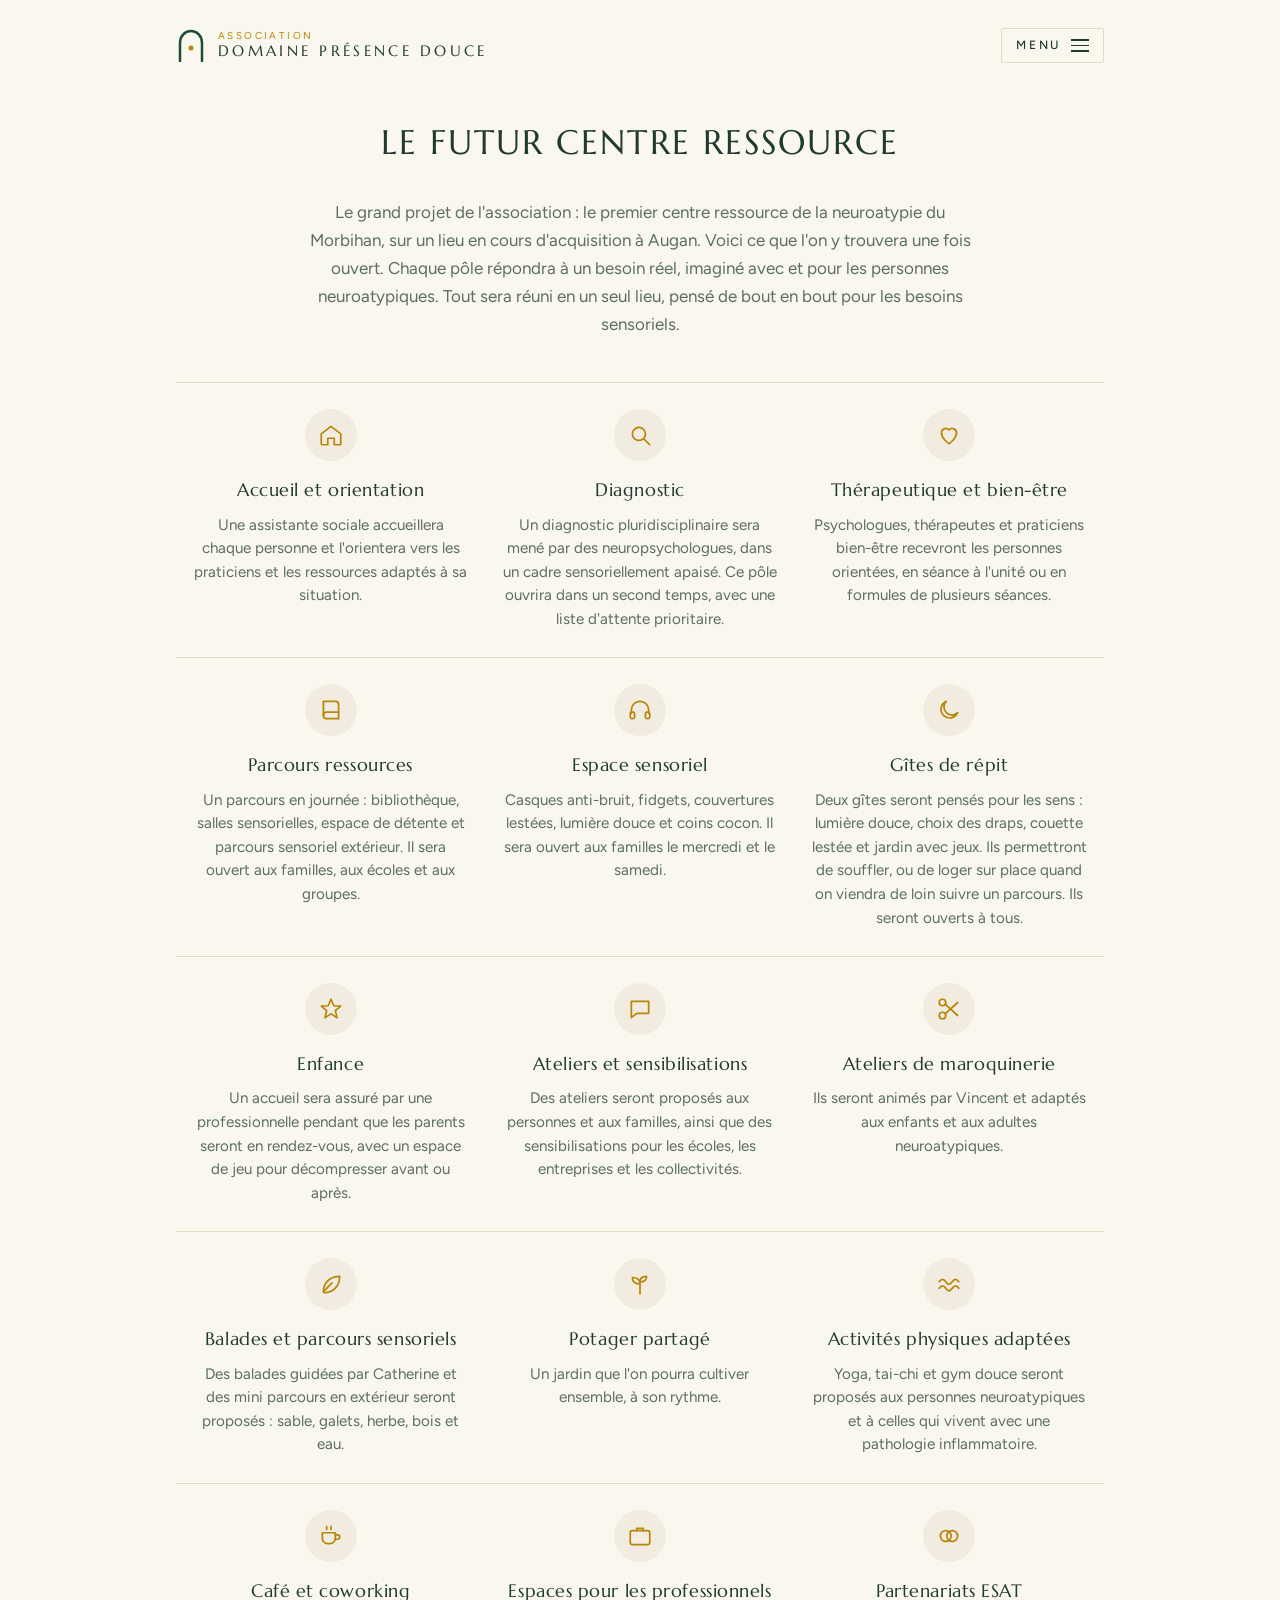
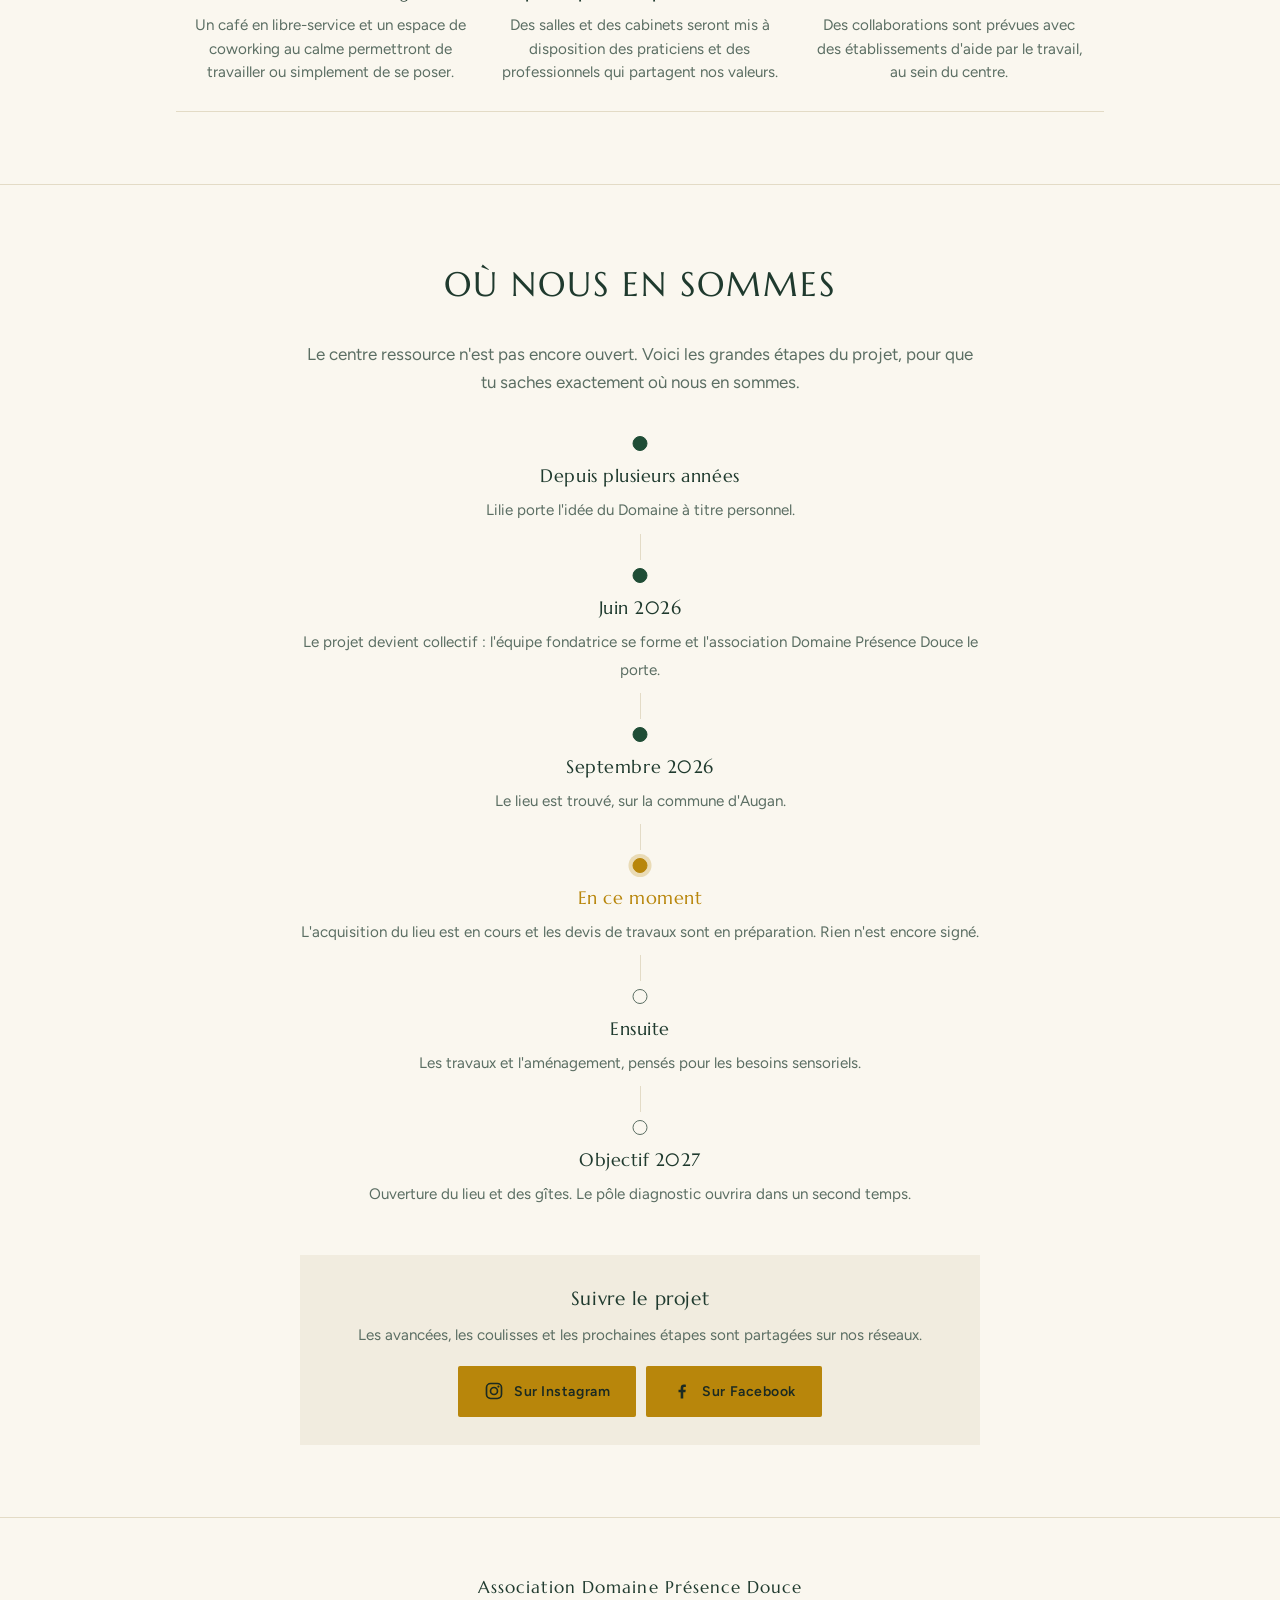
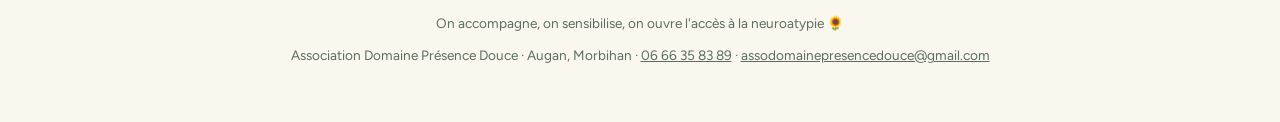
<file: poles.html>
<!doctype html>
<html lang="fr">
<head>
<meta charset="utf-8">
<meta name="viewport" content="width=device-width, initial-scale=1">
<script>if(/\.vercel\.app$|\.github\.io$/.test(location.hostname))location.replace("https://domainepresencedouce.fr"+location.pathname.replace(/^\/domaine-presence-douce/,"")+location.hash)</script>
<title>Le futur centre ressource · Association Domaine Présence Douce</title>
<meta name="description" content="Le futur centre ressource de l'association Domaine Présence Douce à Augan (56) : accueil et orientation, diagnostic, thérapies et bien-être, parcours sensoriel, gîtes de répit, enfance, ateliers, café et coworking.">
<link rel="canonical" href="https://domainepresencedouce.fr/poles.html">
<meta property="og:type" content="website">
<meta property="og:site_name" content="Domaine Présence Douce">
<meta property="og:title" content="Le futur centre ressource · Association Domaine Présence Douce">
<meta property="og:description" content="Le futur centre ressource de l'association Domaine Présence Douce à Augan (56) : accueil et orientation, diagnostic, thérapies et bien-être, parcours sensoriel, gîtes de répit, enfance, ateliers, café et coworking.">
<meta property="og:url" content="https://domainepresencedouce.fr/poles.html">
<meta property="og:locale" content="fr_FR">

<link rel="stylesheet" href="https://fonts.googleapis.com/css2?family=Marcellus&family=Figtree:wght@400;500;600&display=swap">
<link rel="stylesheet" href="style.css?v=202611121351">
</head>
<body>

<div class="wrap">
  <header class="top">
    <a class="brand" href="index.html" aria-label="Association Domaine Présence Douce, accueil">
      <svg viewBox="0 0 60 68" aria-hidden="true"><path d="M8 66V30C8 16 18 6 30 6s22 10 22 24v36" fill="none" stroke="var(--green)" stroke-width="5" stroke-linecap="round"/><circle cx="30" cy="40" r="5" fill="var(--gold)"/></svg>
      <span class="brand-name"><small>Association</small><span class="caps">Domaine Présence Douce</span></span>
    </a>
    <div class="menu">
      <button class="menu-toggle" type="button" aria-expanded="false" aria-controls="menu-nav">
        <span class="label">Menu</span>
        <span class="bars" aria-hidden="true"><span></span><span></span><span></span></span>
      </button>
      <nav id="menu-nav" aria-label="Navigation principale" hidden>
        <a href="index.html">Accueil</a>
        <a href="domaine.html">L'association</a>
        <a href="poles.html" aria-current="page">Le futur centre</a>
        <a href="reseau.html">Le réseau de professionnels</a>
        <a href="rejoindre.html">Nous rejoindre</a>
      </nav>
    </div>
</div>

<main class="page">
<section id="poles">
  <div class="wrap">
    <h2>Le futur centre ressource</h2>
    <p class="intro">Le grand projet de l'association : le premier centre ressource de la neuroatypie du Morbihan, sur un lieu en cours d'acquisition à Augan. Voici ce que l'on y trouvera une fois ouvert. Chaque pôle répondra à un besoin réel, imaginé avec et pour les personnes neuroatypiques. Tout sera réuni en un seul lieu, pensé de bout en bout pour les besoins sensoriels.</p>
    <div class="poles">
      <div class="pole"><span class="ico" aria-hidden="true"><svg viewBox="0 0 24 24"><path d="M3 11l9-7 9 7v9a1 1 0 0 1-1 1h-5v-6h-6v6H4a1 1 0 0 1-1-1z"/></svg></span><h3>Accueil et orientation</h3><p>Une assistante sociale accueillera chaque personne et l'orientera vers les praticiens et les ressources adaptés à sa situation.</p></div>
      <div class="pole"><span class="ico" aria-hidden="true"><svg viewBox="0 0 24 24"><circle cx="11" cy="11" r="6"/><path d="M16 16l5 5"/></svg></span><h3>Diagnostic</h3><p>Un diagnostic pluridisciplinaire sera mené par des neuropsychologues, dans un cadre sensoriellement apaisé. Ce pôle ouvrira dans un second temps, avec une liste d'attente prioritaire.</p></div>
      <div class="pole"><span class="ico" aria-hidden="true"><svg viewBox="0 0 24 24"><path d="M12 20s-7-4.5-7-10a4 4 0 0 1 7-2.6A4 4 0 0 1 19 10c0 5.5-7 10-7 10z"/></svg></span><h3>Thérapeutique et bien-être</h3><p>Psychologues, thérapeutes et praticiens bien-être recevront les personnes orientées, en séance à l'unité ou en formules de plusieurs séances.</p></div>
      <div class="pole"><span class="ico" aria-hidden="true"><svg viewBox="0 0 24 24"><path d="M5 4h11a3 3 0 0 1 3 3v13H8a3 3 0 0 1-3-3z"/><path d="M5 17a3 3 0 0 1 3-3h11"/></svg></span><h3>Parcours ressources</h3><p>Un parcours en journée : bibliothèque, salles sensorielles, espace de détente et parcours sensoriel extérieur. Il sera ouvert aux familles, aux écoles et aux groupes.</p></div>
      <div class="pole"><span class="ico" aria-hidden="true"><svg viewBox="0 0 24 24"><path d="M4 15v-3a8 8 0 0 1 16 0v3"/><rect x="3" y="14" width="4" height="6" rx="1.5"/><rect x="17" y="14" width="4" height="6" rx="1.5"/></svg></span><h3>Espace sensoriel</h3><p>Casques anti-bruit, fidgets, couvertures lestées, lumière douce et coins cocon. Il sera ouvert aux familles le mercredi et le samedi.</p></div>
      <div class="pole"><span class="ico" aria-hidden="true"><svg viewBox="0 0 24 24"><path d="M20 14.5A8 8 0 1 1 9.5 4a6.5 6.5 0 0 0 10.5 10.5z"/></svg></span><h3>Gîtes de répit</h3><p>Deux gîtes seront pensés pour les sens : lumière douce, choix des draps, couette lestée et jardin avec jeux. Ils permettront de souffler, ou de loger sur place quand on viendra de loin suivre un parcours. Ils seront ouverts à tous.</p></div>
      <div class="pole"><span class="ico" aria-hidden="true"><svg viewBox="0 0 24 24"><path d="M12 3l2.6 6 6.4.3-5 4.2 1.6 6.5-5.6-3.5-5.6 3.5 1.6-6.5-5-4.2 6.4-.3z"/></svg></span><h3>Enfance</h3><p>Un accueil sera assuré par une professionnelle pendant que les parents seront en rendez-vous, avec un espace de jeu pour décompresser avant ou après.</p></div>
      <div class="pole"><span class="ico" aria-hidden="true"><svg viewBox="0 0 24 24"><path d="M4 5h16v11H9l-5 4z"/></svg></span><h3>Ateliers et sensibilisations</h3><p>Des ateliers seront proposés aux personnes et aux familles, ainsi que des sensibilisations pour les écoles, les entreprises et les collectivités.</p></div>
      <div class="pole"><span class="ico" aria-hidden="true"><svg viewBox="0 0 24 24"><circle cx="6" cy="6" r="3"/><circle cx="6" cy="18" r="3"/><path d="M8.5 7.5L20 18M8.5 16.5L20 6"/></svg></span><h3>Ateliers de maroquinerie</h3><p>Ils seront animés par Vincent et adaptés aux enfants et aux adultes neuroatypiques.</p></div>
      <div class="pole"><span class="ico" aria-hidden="true"><svg viewBox="0 0 24 24"><path d="M5 19c0-8 6-14 15-14 0 9-6 15-14 15z"/><path d="M5 19l8-8"/></svg></span><h3>Balades et parcours sensoriels</h3><p>Des balades guidées par Catherine et des mini parcours en extérieur seront proposés : sable, galets, herbe, bois et eau.</p></div>
      <div class="pole"><span class="ico" aria-hidden="true"><svg viewBox="0 0 24 24"><path d="M12 21v-9"/><path d="M12 12c0-4-3-6-7-6 0 4 3 6 7 6z"/><path d="M12 10c0-3 2-5 6-5 0 3-2 5-6 5z"/></svg></span><h3>Potager partagé</h3><p>Un jardin que l'on pourra cultiver ensemble, à son rythme.</p></div>
      <div class="pole"><span class="ico" aria-hidden="true"><svg viewBox="0 0 24 24"><path d="M3 10c2-3 4-3 6 0s4 3 6 0 4-3 6 0"/><path d="M3 16c2-3 4-3 6 0s4 3 6 0 4-3 6 0"/></svg></span><h3>Activités physiques adaptées</h3><p>Yoga, tai-chi et gym douce seront proposés aux personnes neuroatypiques et à celles qui vivent avec une pathologie inflammatoire.</p></div>
      <div class="pole"><span class="ico" aria-hidden="true"><svg viewBox="0 0 24 24"><path d="M4 9h12v5a5 5 0 0 1-5 5H9a5 5 0 0 1-5-5z"/><path d="M16 11h2a2 2 0 0 1 0 4h-2"/><path d="M8 3v3M12 3v3"/></svg></span><h3>Café et coworking</h3><p>Un café en libre-service et un espace de coworking au calme permettront de travailler ou simplement de se poser.</p></div>
      <div class="pole"><span class="ico" aria-hidden="true"><svg viewBox="0 0 24 24"><rect x="3" y="7" width="18" height="13" rx="2"/><path d="M9 7V5h6v2"/></svg></span><h3>Espaces pour les professionnels</h3><p>Des salles et des cabinets seront mis à disposition des praticiens et des professionnels qui partagent nos valeurs.</p></div>
      <div class="pole"><span class="ico" aria-hidden="true"><svg viewBox="0 0 24 24"><circle cx="9" cy="12" r="5"/><circle cx="15" cy="12" r="5"/></svg></span><h3>Partenariats ESAT</h3><p>Des collaborations sont prévues avec des établissements d'aide par le travail, au sein du centre.</p></div>
    </div>
  </div>
</section>

<section id="avancement">
  <div class="wrap">
    <h2>Où nous en sommes</h2>
    <p class="intro">Le centre ressource n'est pas encore ouvert. Voici les grandes étapes du projet, pour que tu saches exactement où nous en sommes.</p>
    <ol class="timeline">
      <li class="done"><b>Depuis plusieurs années</b><span>Lilie porte l'idée du Domaine à titre personnel.</span></li>
      <li class="done"><b>Juin 2026</b><span>Le projet devient collectif : l'équipe fondatrice se forme et l'association Domaine Présence Douce le porte.</span></li>
      <li class="done"><b>Septembre 2026</b><span>Le lieu est trouvé, sur la commune d'Augan.</span></li>
      <li class="now"><b>En ce moment</b><span>L'acquisition du lieu est en cours et les devis de travaux sont en préparation. Rien n'est encore signé.</span></li>
      <li><b>Ensuite</b><span>Les travaux et l'aménagement, pensés pour les besoins sensoriels.</span></li>
      <li><b>Objectif 2027</b><span>Ouverture du lieu et des gîtes. Le pôle diagnostic ouvrira dans un second temps.</span></li>
    </ol>
    <div class="follow">
      <h3>Suivre le projet</h3>
      <p>Les avancées, les coulisses et les prochaines étapes sont partagées sur nos réseaux.</p>
      <div class="socials"><a class="cta social" href="https://www.instagram.com/asso_domaine_presence_douce/" target="_blank" rel="noopener"><svg viewBox="0 0 24 24" aria-hidden="true"><rect x="3" y="3" width="18" height="18" rx="5" fill="none" stroke="currentColor" stroke-width="2"/><circle cx="12" cy="12" r="4.2" fill="none" stroke="currentColor" stroke-width="2"/><circle cx="17.3" cy="6.7" r="1.3" fill="currentColor"/></svg><span>Sur Instagram</span></a><a class="cta social" href="https://www.facebook.com/share/1JNgiqVTdz/" target="_blank" rel="noopener"><svg viewBox="0 0 24 24" aria-hidden="true"><path fill="currentColor" d="M13.5 21v-7.5h2.6l.4-3h-3V8.6c0-.9.3-1.5 1.5-1.5h1.6V4.4c-.3 0-1.2-.1-2.3-.1-2.3 0-3.9 1.4-3.9 4v2.2H7.8v3h2.6V21h3.1z"/></svg><span>Sur Facebook</span></a></div>
    </div>
  </div>
</section>
</main>

<footer>
  <div class="wrap">
    <p class="sig">Association Domaine Présence Douce</p>
    <p class="small">On accompagne, on sensibilise, on ouvre l'accès à la neuroatypie 🌻</p>
        <p class="small">Association Domaine Présence Douce · Augan, Morbihan · <a href="tel:+33666358389">06 66 35 83 89</a> · <a href="mailto:assodomainepresencedouce@gmail.com">assodomainepresencedouce@gmail.com</a></p>
  </div>
</footer>

<script src="menu.js?v=202611121351"></script>
</body>
</html>
</file>
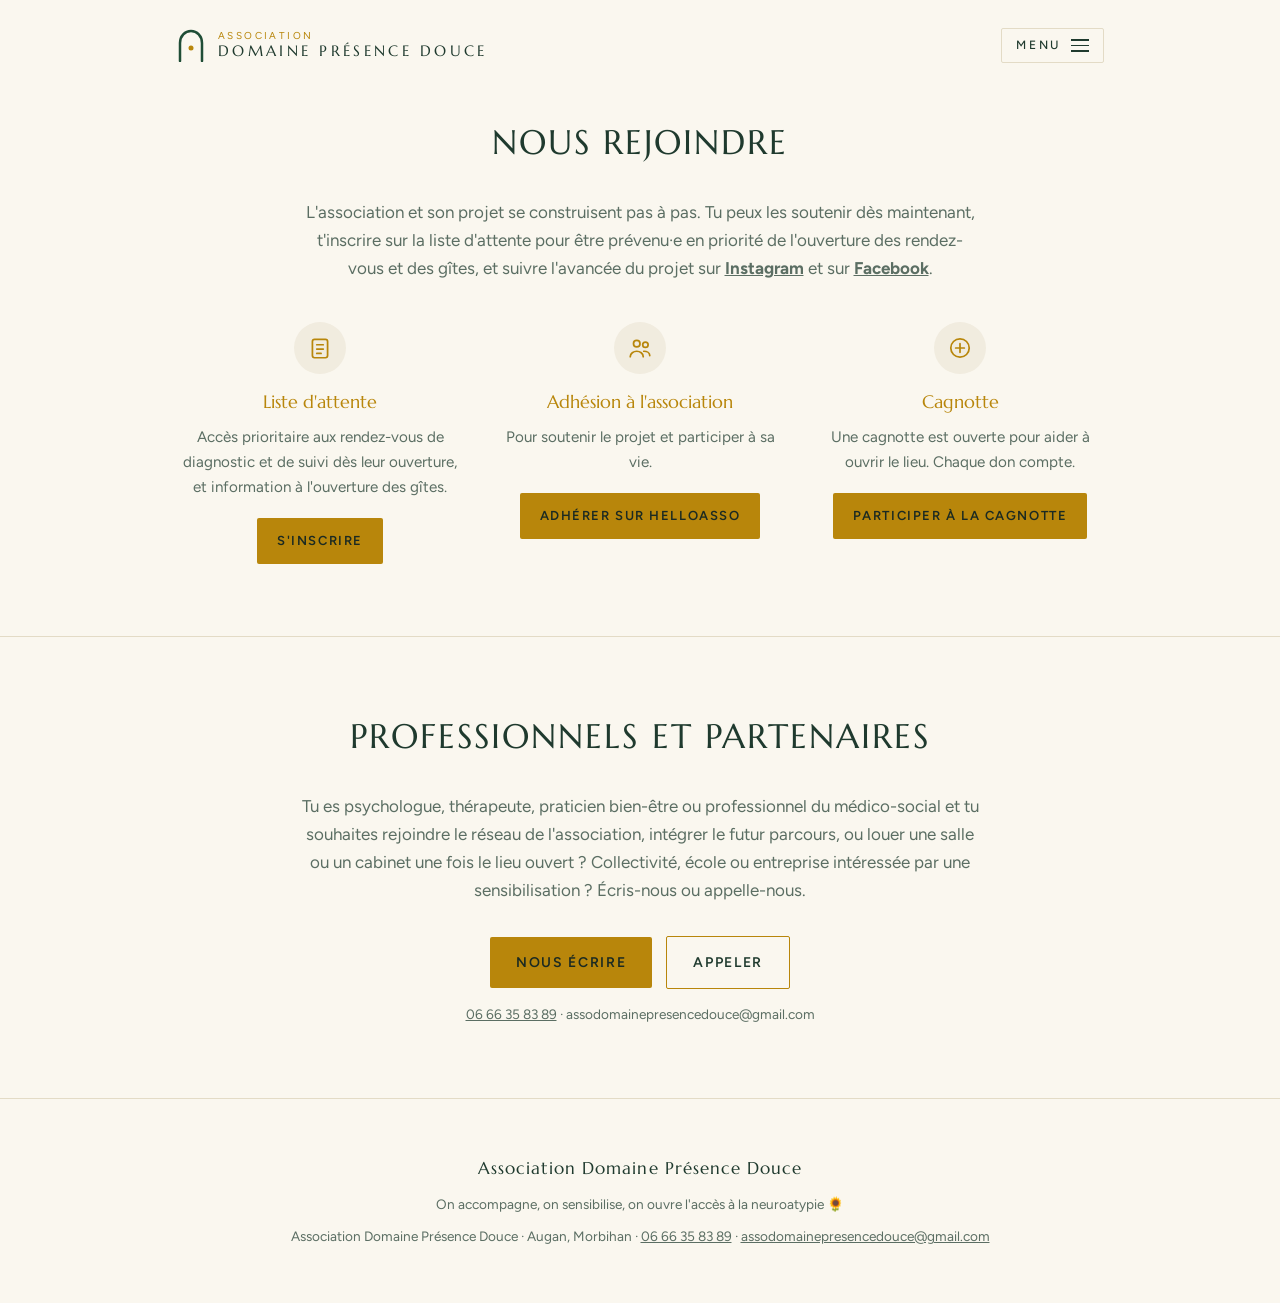
<file: rejoindre.html>
<!doctype html>
<html lang="fr">
<head>
<meta charset="utf-8">
<meta name="viewport" content="width=device-width, initial-scale=1">
<script>if(/\.vercel\.app$|\.github\.io$/.test(location.hostname))location.replace("https://domainepresencedouce.fr"+location.pathname.replace(/^\/domaine-presence-douce/,"")+location.hash)</script>
<title>Nous rejoindre · Association Domaine Présence Douce</title>
<meta name="description" content="Rejoindre l'association Domaine Présence Douce : adhésion sur HelloAsso, cagnotte, liste d'attente prioritaire et partenariats.">
<link rel="canonical" href="https://domainepresencedouce.fr/rejoindre.html">
<meta property="og:type" content="website">
<meta property="og:site_name" content="Domaine Présence Douce">
<meta property="og:title" content="Nous rejoindre · Association Domaine Présence Douce">
<meta property="og:description" content="Rejoindre l'association Domaine Présence Douce : adhésion sur HelloAsso, cagnotte, liste d'attente prioritaire et partenariats.">
<meta property="og:url" content="https://domainepresencedouce.fr/rejoindre.html">
<meta property="og:locale" content="fr_FR">

<link rel="stylesheet" href="https://fonts.googleapis.com/css2?family=Marcellus&family=Figtree:wght@400;500;600&display=swap">
<link rel="stylesheet" href="style.css?v=202611121351">
</head>
<body>

<div class="wrap">
  <header class="top">
    <a class="brand" href="index.html" aria-label="Association Domaine Présence Douce, accueil">
      <svg viewBox="0 0 60 68" aria-hidden="true"><path d="M8 66V30C8 16 18 6 30 6s22 10 22 24v36" fill="none" stroke="var(--green)" stroke-width="5" stroke-linecap="round"/><circle cx="30" cy="40" r="5" fill="var(--gold)"/></svg>
      <span class="brand-name"><small>Association</small><span class="caps">Domaine Présence Douce</span></span>
    </a>
    <div class="menu">
      <button class="menu-toggle" type="button" aria-expanded="false" aria-controls="menu-nav">
        <span class="label">Menu</span>
        <span class="bars" aria-hidden="true"><span></span><span></span><span></span></span>
      </button>
      <nav id="menu-nav" aria-label="Navigation principale" hidden>
        <a href="index.html">Accueil</a>
        <a href="domaine.html">L'association</a>
        <a href="poles.html">Le futur centre</a>
        <a href="reseau.html">Le réseau de professionnels</a>
        <a href="rejoindre.html" aria-current="page">Nous rejoindre</a>
      </nav>
    </div>
</div>

<main class="page">
<section id="rejoindre">
  <div class="wrap">
    <h2>Nous rejoindre</h2>
    <p class="intro">L'association et son projet se construisent pas à pas. Tu peux les soutenir dès maintenant, t'inscrire sur la liste d'attente pour être prévenu·e en priorité de l'ouverture des rendez-vous et des gîtes, et suivre l'avancée du projet sur <a href="https://www.instagram.com/asso_domaine_presence_douce/" target="_blank" rel="noopener"><strong>Instagram</strong></a> et sur <a href="https://www.facebook.com/share/1JNgiqVTdz/" target="_blank" rel="noopener"><strong>Facebook</strong></a>.</p>
    <div class="steps">
      <div><span class="ico" aria-hidden="true"><svg viewBox="0 0 24 24"><rect x="5" y="4" width="14" height="17" rx="2"/><path d="M9 9h6M9 13h6M9 17h4"/></svg></span><h3>Liste d'attente</h3><p>Accès prioritaire aux rendez-vous de diagnostic et de suivi dès leur ouverture, et information à l'ouverture des gîtes.</p><a class="cta" href="https://docs.google.com/forms/d/1Zvt2D4X4dubbD-D1rRrpJOsDBgIIo2iapCSYe-827ak/viewform" target="_blank" rel="noopener">S'inscrire</a></div>
      <div><span class="ico" aria-hidden="true"><svg viewBox="0 0 24 24"><circle cx="9" cy="8" r="3"/><path d="M3 20c0-3 3-5 6-5s6 2 6 5"/><circle cx="17" cy="9" r="2.5"/><path d="M15.5 15c3 0 5.5 1.5 5.5 4"/></svg></span><h3>Adhésion à l'association</h3><p>Pour soutenir le projet et participer à sa vie.</p><a class="cta" href="https://www.helloasso.com/associations/domaine-presence-douce/adhesions/adhesion" target="_blank" rel="noopener">Adhérer sur HelloAsso</a></div>
      <div><span class="ico" aria-hidden="true"><svg viewBox="0 0 24 24"><circle cx="12" cy="12" r="8.5"/><path d="M12 8v8M8 12h8"/></svg></span><h3>Cagnotte</h3><p>Une cagnotte est ouverte pour aider à ouvrir le lieu. Chaque don compte.</p><a class="cta" href="https://www.helloasso.com/associations/domaine-presence-douce/collectes/domaine-presence-douce" target="_blank" rel="noopener">Participer à la cagnotte</a></div>
    </div>
  </div>
</section>
<section id="pros">
  <div class="wrap">
    <h2>Professionnels et partenaires</h2>
    <p class="intro">Tu es psychologue, thérapeute, praticien bien-être ou professionnel du médico-social et tu souhaites rejoindre le réseau de l'association, intégrer le futur parcours, ou louer une salle ou un cabinet une fois le lieu ouvert ? Collectivité, école ou entreprise intéressée par une sensibilisation ? Écris-nous ou appelle-nous.</p>
    <a class="cta" href="mailto:assodomainepresencedouce@gmail.com">Nous écrire</a>
    <a class="cta cta-alt" href="tel:+33666358389">Appeler</a>
    <p class="note"><a href="tel:+33666358389">06 66 35 83 89</a> · assodomainepresencedouce@gmail.com</p>
  </div>
</section>
</main>

<footer>
  <div class="wrap">
    <p class="sig">Association Domaine Présence Douce</p>
    <p class="small">On accompagne, on sensibilise, on ouvre l'accès à la neuroatypie 🌻</p>
        <p class="small">Association Domaine Présence Douce · Augan, Morbihan · <a href="tel:+33666358389">06 66 35 83 89</a> · <a href="mailto:assodomainepresencedouce@gmail.com">assodomainepresencedouce@gmail.com</a></p>
  </div>
</footer>

<script src="menu.js?v=202611121351"></script>
</body>
</html>
</file>
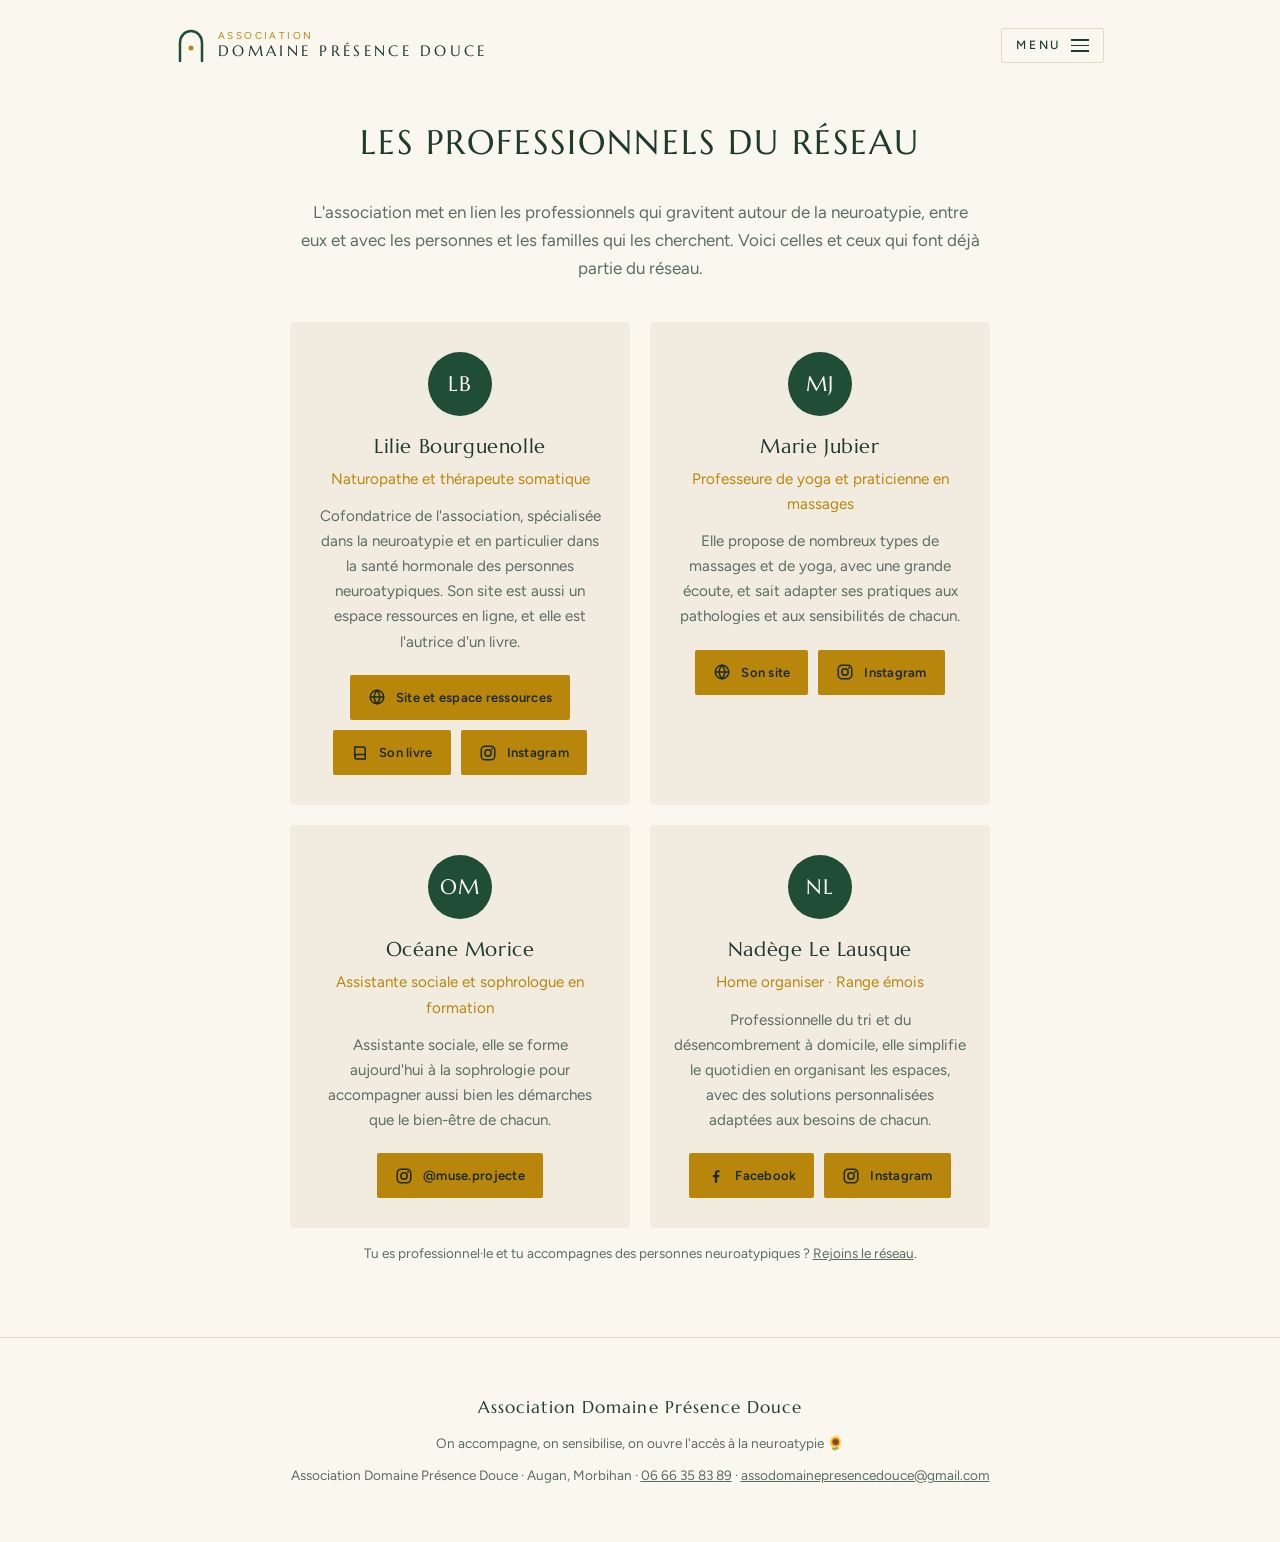
<file: reseau.html>
<!doctype html>
<html lang="fr">
<head>
<meta charset="utf-8">
<meta name="viewport" content="width=device-width, initial-scale=1">
<script>if(/\.vercel\.app$|\.github\.io$/.test(location.hostname))location.replace("https://domainepresencedouce.fr"+location.pathname.replace(/^\/domaine-presence-douce/,"")+location.hash)</script>
<title>Le réseau de professionnels · Association Domaine Présence Douce</title>
<meta name="description" content="Les professionnels du réseau de l'association Domaine Présence Douce : des praticiens qui gravitent autour de la neuroatypie, à Augan et dans le Morbihan.">
<link rel="canonical" href="https://domainepresencedouce.fr/reseau.html">
<meta property="og:type" content="website">
<meta property="og:site_name" content="Domaine Présence Douce">
<meta property="og:title" content="Le réseau de professionnels · Association Domaine Présence Douce">
<meta property="og:description" content="Les professionnels du réseau de l'association Domaine Présence Douce : des praticiens qui gravitent autour de la neuroatypie, à Augan et dans le Morbihan.">
<meta property="og:url" content="https://domainepresencedouce.fr/reseau.html">
<meta property="og:locale" content="fr_FR">

<link rel="stylesheet" href="https://fonts.googleapis.com/css2?family=Marcellus&family=Figtree:wght@400;500;600&display=swap">
<link rel="stylesheet" href="style.css?v=202611121351">
</head>
<body>

<div class="wrap">
  <header class="top">
    <a class="brand" href="index.html" aria-label="Association Domaine Présence Douce, accueil">
      <svg viewBox="0 0 60 68" aria-hidden="true"><path d="M8 66V30C8 16 18 6 30 6s22 10 22 24v36" fill="none" stroke="var(--green)" stroke-width="5" stroke-linecap="round"/><circle cx="30" cy="40" r="5" fill="var(--gold)"/></svg>
      <span class="brand-name"><small>Association</small><span class="caps">Domaine Présence Douce</span></span>
    </a>
    <div class="menu">
      <button class="menu-toggle" type="button" aria-expanded="false" aria-controls="menu-nav">
        <span class="label">Menu</span>
        <span class="bars" aria-hidden="true"><span></span><span></span><span></span></span>
      </button>
      <nav id="menu-nav" aria-label="Navigation principale" hidden>
        <a href="index.html">Accueil</a>
        <a href="domaine.html">L'association</a>
        <a href="poles.html">Le futur centre</a>
        <a href="reseau.html" aria-current="page">Le réseau de professionnels</a>
        <a href="rejoindre.html">Nous rejoindre</a>
      </nav>
    </div>
</div>

<main class="page">
<section id="professionnels">
  <div class="wrap">
    <h2>Les professionnels du réseau</h2>
    <p class="intro">L'association met en lien les professionnels qui gravitent autour de la neuroatypie, entre eux et avec les personnes et les familles qui les cherchent. Voici celles et ceux qui font déjà partie du réseau.</p>
    <div class="pros">
      <article class="pro">
        <span class="pro-initials" aria-hidden="true">LB</span>
        <h3>Lilie Bourguenolle</h3>
        <p class="pro-role">Naturopathe et thérapeute somatique</p>
        <p>Cofondatrice de l'association, spécialisée dans la neuroatypie et en particulier dans la santé hormonale des personnes neuroatypiques. Son site est aussi un espace ressources en ligne, et elle est l'autrice d'un livre.</p>
        <div class="pro-links"><a class="cta social" href="https://xn--prsencedouce-ceb.fr/" target="_blank" rel="noopener"><svg viewBox="0 0 24 24" aria-hidden="true"><circle cx="12" cy="12" r="9" fill="none" stroke="currentColor" stroke-width="2"/><path d="M3 12h18M12 3c2.5 2.6 3.8 5.6 3.8 9s-1.3 6.4-3.8 9c-2.5-2.6-3.8-5.6-3.8-9S9.5 5.6 12 3z" fill="none" stroke="currentColor" stroke-width="2"/></svg><span>Site et espace ressources</span></a><a class="cta social" href="https://amzn.eu/d/04pwIqHR" target="_blank" rel="noopener"><svg viewBox="0 0 24 24" aria-hidden="true"><path d="M5 4h11a3 3 0 0 1 3 3v13H8a3 3 0 0 1-3-3z" fill="none" stroke="currentColor" stroke-width="2" stroke-linejoin="round"/><path d="M5 17a3 3 0 0 1 3-3h11" fill="none" stroke="currentColor" stroke-width="2"/></svg><span>Son livre</span></a><a class="cta social" href="https://www.instagram.com/liliepresencedouce_audhd/" target="_blank" rel="noopener"><svg viewBox="0 0 24 24" aria-hidden="true"><rect x="3" y="3" width="18" height="18" rx="5" fill="none" stroke="currentColor" stroke-width="2"/><circle cx="12" cy="12" r="4.2" fill="none" stroke="currentColor" stroke-width="2"/><circle cx="17.3" cy="6.7" r="1.3" fill="currentColor"/></svg><span>Instagram</span></a></div>
      </article>
      <article class="pro">
        <span class="pro-initials" aria-hidden="true">MJ</span>
        <h3>Marie Jubier</h3>
        <p class="pro-role">Professeure de yoga et praticienne en massages</p>
        <p>Elle propose de nombreux types de massages et de yoga, avec une grande écoute, et sait adapter ses pratiques aux pathologies et aux sensibilités de chacun.</p>
        <div class="pro-links"><a class="cta social" href="https://www.mariejubier.fr/" target="_blank" rel="noopener"><svg viewBox="0 0 24 24" aria-hidden="true"><circle cx="12" cy="12" r="9" fill="none" stroke="currentColor" stroke-width="2"/><path d="M3 12h18M12 3c2.5 2.6 3.8 5.6 3.8 9s-1.3 6.4-3.8 9c-2.5-2.6-3.8-5.6-3.8-9S9.5 5.6 12 3z" fill="none" stroke="currentColor" stroke-width="2"/></svg><span>Son site</span></a><a class="cta social" href="https://www.instagram.com/mariejubier.yoga.massage/" target="_blank" rel="noopener"><svg viewBox="0 0 24 24" aria-hidden="true"><rect x="3" y="3" width="18" height="18" rx="5" fill="none" stroke="currentColor" stroke-width="2"/><circle cx="12" cy="12" r="4.2" fill="none" stroke="currentColor" stroke-width="2"/><circle cx="17.3" cy="6.7" r="1.3" fill="currentColor"/></svg><span>Instagram</span></a></div>
      </article>
      <article class="pro">
        <span class="pro-initials" aria-hidden="true">OM</span>
        <h3>Océane Morice</h3>
        <p class="pro-role">Assistante sociale et sophrologue en formation</p>
        <p>Assistante sociale, elle se forme aujourd'hui à la sophrologie pour accompagner aussi bien les démarches que le bien-être de chacun.</p>
        <div class="pro-links"><a class="cta social" href="https://www.instagram.com/muse.projecte/" target="_blank" rel="noopener"><svg viewBox="0 0 24 24" aria-hidden="true"><rect x="3" y="3" width="18" height="18" rx="5" fill="none" stroke="currentColor" stroke-width="2"/><circle cx="12" cy="12" r="4.2" fill="none" stroke="currentColor" stroke-width="2"/><circle cx="17.3" cy="6.7" r="1.3" fill="currentColor"/></svg><span>@muse.projecte</span></a></div>
      </article>
      <article class="pro">
        <span class="pro-initials" aria-hidden="true">NL</span>
        <h3>Nadège Le Lausque</h3>
        <p class="pro-role">Home organiser · Range émois</p>
        <p>Professionnelle du tri et du désencombrement à domicile, elle simplifie le quotidien en organisant les espaces, avec des solutions personnalisées adaptées aux besoins de chacun.</p>
        <div class="pro-links"><a class="cta social" href="https://www.facebook.com/share/1DdvDL1yHH/" target="_blank" rel="noopener"><svg viewBox="0 0 24 24" aria-hidden="true"><path fill="currentColor" d="M13.5 21v-7.5h2.6l.4-3h-3V8.6c0-.9.3-1.5 1.5-1.5h1.6V4.4c-.3 0-1.2-.1-2.3-.1-2.3 0-3.9 1.4-3.9 4v2.2H7.8v3h2.6V21h3.1z"/></svg><span>Facebook</span></a><a class="cta social" href="https://www.instagram.com/range_emois/" target="_blank" rel="noopener"><svg viewBox="0 0 24 24" aria-hidden="true"><rect x="3" y="3" width="18" height="18" rx="5" fill="none" stroke="currentColor" stroke-width="2"/><circle cx="12" cy="12" r="4.2" fill="none" stroke="currentColor" stroke-width="2"/><circle cx="17.3" cy="6.7" r="1.3" fill="currentColor"/></svg><span>Instagram</span></a></div>
      </article>
    </div>
    <p class="note">Tu es professionnel·le et tu accompagnes des personnes neuroatypiques ? <a href="rejoindre.html#pros">Rejoins le réseau</a>.</p>
  </div>
</section>
</main>

<footer>
  <div class="wrap">
    <p class="sig">Association Domaine Présence Douce</p>
    <p class="small">On accompagne, on sensibilise, on ouvre l'accès à la neuroatypie 🌻</p>
        <p class="small">Association Domaine Présence Douce · Augan, Morbihan · <a href="tel:+33666358389">06 66 35 83 89</a> · <a href="mailto:assodomainepresencedouce@gmail.com">assodomainepresencedouce@gmail.com</a></p>
  </div>
</footer>

<script src="menu.js?v=202611121351"></script>
</body>
</html>
</file>
<file: style.css>
/* Layout: une colonne calme, grandes respirations, grand titre en ouverture, pôles en grille souple */
:root{
  --bg:#FAF7EF;
  --surface:#F1ECDF;
  --fg:#1F3A2E;
  --muted:#5B6E63;
  --green:#1F4D36;
  --gold:#B8860B;
  --on-green:#FAF7EF;
  --line:#E3DBC6;
  --display:'Marcellus','Cormorant Garamond',Georgia,serif;
  --body:'Figtree','Helvetica Neue',Arial,sans-serif;
}
@media (prefers-color-scheme: dark){:root:not([data-theme="light"]){
  --bg:#13241C;--surface:#1B3025;--fg:#FAF7EF;--muted:#A9B8AD;--green:#1F4D36;--gold:#B8860B;--on-green:#FAF7EF;--line:#2B4639;color-scheme:dark}}
:root[data-theme="dark"]{
  --bg:#13241C;--surface:#1B3025;--fg:#FAF7EF;--muted:#A9B8AD;--green:#1F4D36;--gold:#B8860B;--on-green:#FAF7EF;--line:#2B4639;color-scheme:dark}

*{box-sizing:border-box}
body{background:var(--bg);color:var(--fg);font-family:var(--body);font-size:17px;line-height:1.65;margin:0}
.wrap{max-width:960px;margin-inline:auto;padding-left:max(16px,env(safe-area-inset-left,0px));padding-right:max(16px,env(safe-area-inset-right,0px))}
h1,h2,h3{font-family:var(--display);font-weight:400;text-wrap:balance;margin:0}
.caps{text-transform:uppercase;letter-spacing:.22em}
p{margin:0}
a{color:inherit}

header.top{padding-block:28px;display:flex;justify-content:space-between;align-items:center;gap:16px;flex-wrap:wrap}
.brand{display:flex;align-items:center;gap:12px;font-family:var(--display);font-size:15px}
.brand svg{width:30px;height:34px;flex:none}
header.top{position:relative;flex-wrap:nowrap}
.menu{position:relative;margin-left:auto}
.menu-toggle{display:flex;align-items:center;gap:10px;background:none;border:1px solid var(--line);border-radius:2px;color:var(--fg);font:500 12px/1 var(--body);letter-spacing:.22em;text-transform:uppercase;padding:10px 14px;cursor:pointer}
.menu-toggle:hover{border-color:var(--gold);color:var(--gold)}
.menu-toggle .bars{display:grid;gap:4px;width:18px}
.menu-toggle .bars span{display:block;height:1.5px;background:currentColor;transition:transform .25s ease,opacity .2s ease}
.menu-toggle[aria-expanded="true"] .bars span:nth-child(1){transform:translateY(5.5px) rotate(45deg)}
.menu-toggle[aria-expanded="true"] .bars span:nth-child(2){opacity:0}
.menu-toggle[aria-expanded="true"] .bars span:nth-child(3){transform:translateY(-5.5px) rotate(-45deg)}
nav{position:absolute;top:calc(100% + 10px);right:0;z-index:10;min-width:230px;display:flex;flex-direction:column;background:var(--bg);border:1px solid var(--line);box-shadow:0 12px 32px rgba(0,0,0,.12);padding:8px 0;font-size:13px;color:var(--fg)}
nav[hidden]{display:none}
nav a{text-decoration:none;padding:12px 22px;letter-spacing:.14em;text-transform:uppercase}
nav a+a{border-top:1px solid var(--line)}
nav a:hover,nav a:focus-visible{color:var(--gold);background:var(--surface)}
@media (prefers-reduced-motion:no-preference){nav:not([hidden]){animation:drop .2s ease both}@keyframes drop{from{opacity:0;transform:translateY(-6px)}to{opacity:1;transform:none}}}
@media (max-width:420px){.menu-toggle .label{display:none}.brand span{font-size:13px}}
:focus-visible{outline:2px solid var(--gold);outline-offset:3px}

.hero{padding-block:48px 80px}
.hero .eyebrow{font-size:12px;color:var(--gold);margin-bottom:22px}
.hero h1{font-size:clamp(2.2rem,6vw,4rem);line-height:1.1;letter-spacing:.08em;text-transform:uppercase}
.hero p.lead{margin-top:26px;font-size:1.15rem;max-width:34em;color:var(--muted)}

section{padding-block:72px;border-top:1px solid var(--line)}
section h2{font-size:clamp(1.5rem,3.4vw,2.1rem);letter-spacing:.06em;text-transform:uppercase;margin-bottom:28px}
section .intro{max-width:40em;color:var(--muted)}
section .intro + .intro{margin-top:16px}
em{font-style:italic;color:var(--gold)}

.poles{display:grid;grid-template-columns:repeat(auto-fit,minmax(240px,1fr));gap:0;margin-top:44px;border-top:1px solid var(--line)}
.pole{padding:26px 24px 26px 0;border-bottom:1px solid var(--line)}
.pole h3{font-size:1.15rem;margin-bottom:8px;letter-spacing:.03em}
.pole p{font-size:.95rem;color:var(--muted);line-height:1.55}

.band{background:var(--green);color:var(--on-green);border-top:0}
.band h2{color:var(--on-green)}
.band .intro{color:var(--on-green);opacity:.88}
.band em{color:#E3C77F}
.band .facts{display:grid;grid-template-columns:repeat(auto-fit,minmax(200px,1fr));gap:32px;margin-top:40px}
.band .fact b{display:block;font-family:var(--display);font-weight:400;font-size:1.25rem;margin-bottom:6px;color:#E3C77F}
.band .fact span{font-size:.95rem;opacity:.85}

.steps{display:grid;grid-template-columns:repeat(auto-fit,minmax(240px,1fr));gap:32px;margin-top:40px}
.steps h3{font-size:1.1rem;margin-bottom:8px;color:var(--gold)}
.steps p{font-size:.95rem;color:var(--muted)}
.steps .cta{margin-top:18px;padding:12px 20px;font-size:13px}
button.cta{border:0;font-family:inherit;cursor:pointer}

.cta{display:inline-block;margin-top:32px;padding:14px 26px;background:var(--gold);color:#1B2A22;text-decoration:none;font-weight:600;font-size:14px;letter-spacing:.12em;text-transform:uppercase;border-radius:2px}
.cta:hover{filter:brightness(1.07)}
.cta-alt{background:transparent;color:var(--fg);border:1px solid var(--gold);margin-left:10px}
.note{margin-top:14px;font-size:.85rem;color:var(--muted)}

footer{padding-block:56px;border-top:1px solid var(--line);text-align:left}
footer .sig{font-family:var(--display);font-size:1.05rem;letter-spacing:.06em}
footer .small{margin-top:10px;font-size:.85rem;color:var(--muted)}

@media (max-width:720px){
  .hero{padding-block:24px 56px}
  section{padding-block:52px}
}
@media (prefers-reduced-motion:no-preference){
  .hero>*{animation:rise .8s ease both}
  @keyframes rise{from{opacity:.001;transform:translateY(10px)}to{opacity:1;transform:none}}
}
.brand{text-decoration:none}
nav a[aria-current="page"]{color:var(--gold)}
.page>section:first-child{border-top:0}
.page>section:first-child:not(.band){padding-top:24px}
.links{display:grid;grid-template-columns:repeat(auto-fit,minmax(210px,1fr));gap:0;margin-top:8px;border-top:1px solid var(--line)}
.links a{display:block;padding:22px 24px 22px 0;border-bottom:1px solid var(--line);text-decoration:none}
.links a b{display:block;font-family:var(--display);font-weight:400;font-size:1.15rem;letter-spacing:.03em;margin-bottom:4px}
.links a span{font-size:.95rem;color:var(--muted)}
.links a:hover b,.links a:focus-visible b{color:var(--gold)}
.timeline{list-style:none;margin:40px 0 0;padding:0;max-width:40em}
.timeline li{position:relative;padding:0 0 28px 30px;border-left:1px solid var(--line);margin-left:6px}
.timeline li:last-child{padding-bottom:0;border-left-color:transparent}
.timeline li::before{content:"";position:absolute;left:-7px;top:6px;width:13px;height:13px;border-radius:50%;background:var(--bg);border:1.5px solid var(--muted)}
.timeline li.done::before{background:var(--green);border-color:var(--green)}
.timeline li.now::before{background:var(--gold);border-color:var(--gold);box-shadow:0 0 0 4px color-mix(in srgb,var(--gold) 25%,transparent)}
.timeline b{display:block;font-family:var(--display);font-weight:400;font-size:1.1rem;letter-spacing:.03em;margin-bottom:4px}
.timeline li.now b{color:var(--gold)}
.timeline span{font-size:.95rem;color:var(--muted)}
.follow{margin-top:48px;padding:28px;background:var(--surface);max-width:40em}
.follow h3{font-size:1.2rem;letter-spacing:.03em;margin-bottom:8px}
.follow p{font-size:.95rem;color:var(--muted)}
.follow .cta{margin-top:20px;text-transform:none;letter-spacing:.04em}

/* Texte centré sur tout le site */
main,footer{text-align:center}
.hero p.lead,section .intro,.timeline,.follow{margin-inline:auto}
.pole,.links a{padding:26px 16px}
.cta-alt{margin-left:0}
.cta+.cta{margin-left:10px}
nav a{text-align:center}
.timeline li{padding:26px 0 44px;margin-left:0;border-left:0}
.timeline li:last-child{padding-bottom:0}
.timeline li::before{left:50%;top:0;transform:translateX(-50%)}
.timeline li:not(:last-child)::after{content:"";position:absolute;left:50%;bottom:8px;width:1px;height:26px;background:var(--line)}
.socials{display:flex;flex-wrap:wrap;justify-content:center;gap:10px;margin-top:18px}
.socials .cta{margin:0;display:inline-flex;align-items:center;gap:10px}
.cta+.cta.social{margin-left:0}
.social svg{width:20px;height:20px;flex:none}

/* Icônes et mouvements doux */
.ico{display:inline-grid;place-items:center;width:52px;height:52px;margin-bottom:14px;border-radius:50%;background:var(--surface);color:var(--gold);transition:transform .35s ease,background .35s ease,color .35s ease}
.ico svg{width:26px;height:26px;fill:none;stroke:currentColor;stroke-width:1.6;stroke-linecap:round;stroke-linejoin:round}
.pole:hover .ico,.steps>div:hover .ico{transform:translateY(-3px) rotate(-6deg);background:var(--green);color:var(--on-green)}
.cta{transition:transform .25s ease,filter .25s ease,box-shadow .25s ease}
.cta:hover{transform:translateY(-2px);box-shadow:0 8px 18px -10px rgba(0,0,0,.35)}
.links a b{transition:color .25s ease,letter-spacing .35s ease}
.links a:hover b{letter-spacing:.06em}
@media (prefers-reduced-motion:no-preference){
  .js .reveal{opacity:0;transform:translateY(18px);transition:opacity .7s ease,transform .7s ease;transition-delay:var(--d,0s)}
  .js .reveal.in{opacity:1;transform:none}
  .timeline li.now::before{animation:pulse 2.4s ease-in-out infinite}
  @keyframes pulse{0%,100%{box-shadow:0 0 0 4px color-mix(in srgb,var(--gold) 25%,transparent)}50%{box-shadow:0 0 0 9px color-mix(in srgb,var(--gold) 0%,transparent)}}
}
.brand-name{display:flex;flex-direction:column;line-height:1.2}
.brand-name small{font-family:var(--body);font-size:10px;letter-spacing:.24em;text-transform:uppercase;color:var(--gold)}
.badge{display:inline-flex;align-items:center;gap:10px;margin-top:22px;padding:8px 16px;border:1px solid var(--gold);border-radius:999px;font-size:13px;font-weight:600;letter-spacing:.04em;color:var(--fg)}
.badge .dot{width:8px;height:8px;border-radius:50%;background:var(--gold)}
.hero-ctas{display:flex;flex-wrap:wrap;justify-content:center;gap:12px;margin-top:30px}
.hero-ctas .cta{margin:0}
.missions{margin-top:24px}
@media (prefers-reduced-motion:no-preference){.badge .dot{animation:pulse 2.4s ease-in-out infinite}}
.pros{display:grid;grid-template-columns:repeat(auto-fit,minmax(260px,340px));justify-content:center;gap:20px;margin-top:40px}
.pro{padding:30px 24px;background:var(--surface);border-radius:4px;transition:transform .35s ease,box-shadow .35s ease}
.pro:hover{transform:translateY(-4px);box-shadow:0 14px 30px -18px rgba(0,0,0,.35)}
.pro-initials{display:inline-grid;place-items:center;width:64px;height:64px;margin-bottom:14px;border-radius:50%;background:var(--green);color:var(--on-green);font-family:var(--display);font-size:1.3rem;letter-spacing:.06em}
.pro h3{font-size:1.25rem;letter-spacing:.03em}
.pro-role{margin-top:4px;color:var(--gold);font-size:.95rem}
.pro p:not(.pro-role){margin-top:12px;font-size:.95rem;color:var(--muted)}
.pro .cta{margin-top:20px;display:inline-flex;align-items:center;gap:10px;text-transform:none;letter-spacing:.02em;font-size:13px;padding:12px 18px}
.pro .cta svg{width:18px;height:18px;flex:none}
.pro-links{display:flex;flex-wrap:wrap;justify-content:center;gap:10px;margin-top:20px}
.pro-links .cta{margin:0}
.stack-ctas{display:flex;flex-direction:column;align-items:center;gap:12px;margin-top:32px}
.stack-ctas .cta{margin:0}
.pole-cta{margin-top:16px;padding:10px 18px;font-size:12px}
</file>
